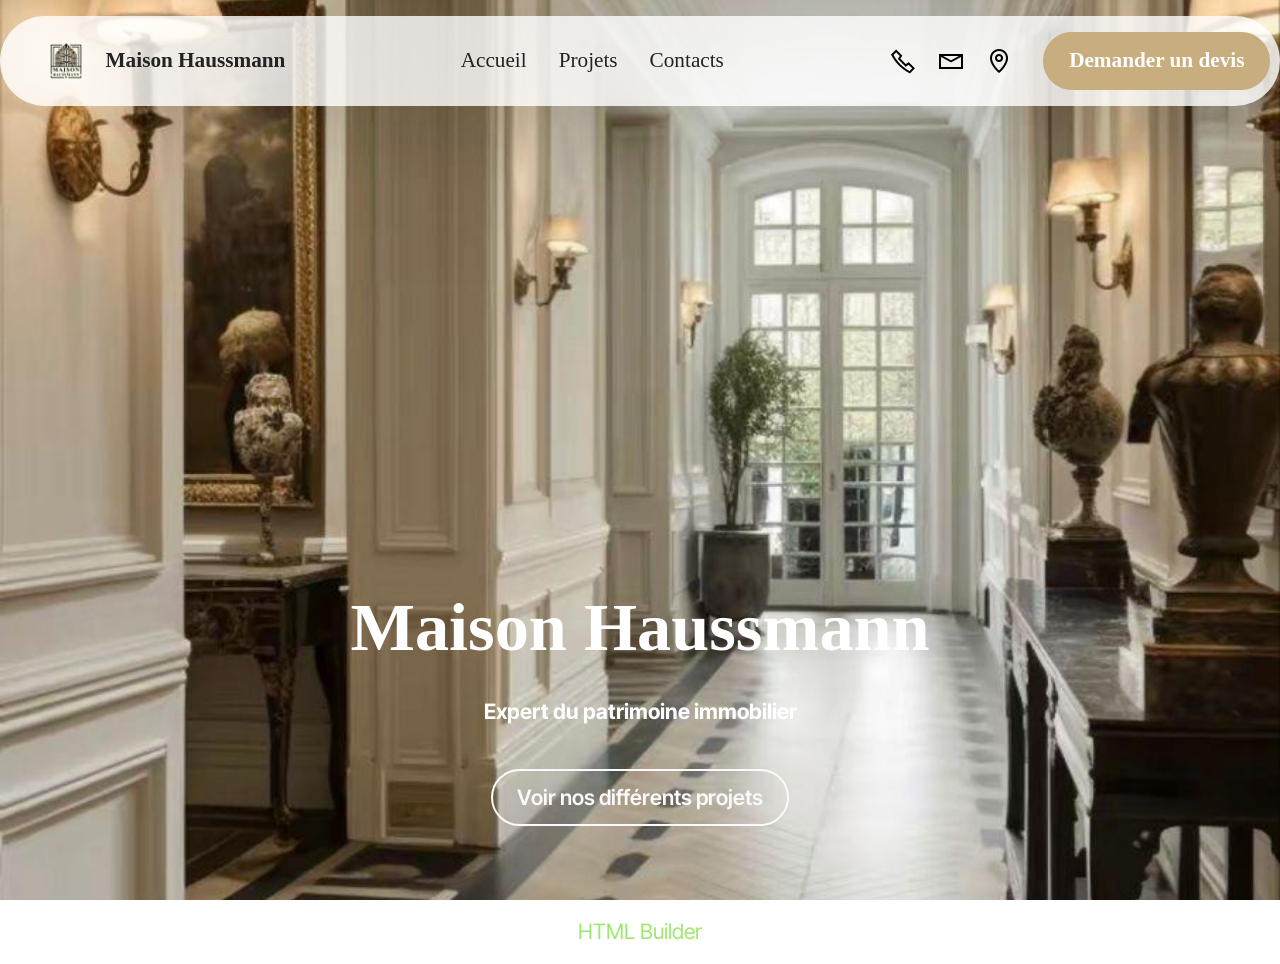
<file: index.html>
<!DOCTYPE html>
<html  >
<head>
  <!-- Site made with Mobirise Website Builder v6.0.1, https://mobirise.com -->
  <meta charset="UTF-8">
  <meta http-equiv="X-UA-Compatible" content="IE=edge">
  <meta name="generator" content="Mobirise v6.0.1, mobirise.com">
  <meta name="viewport" content="width=device-width, initial-scale=1, minimum-scale=1">
  <link rel="shortcut icon" href="assets/images/maisonhaussman-vec.png" type="image/x-icon">
  <meta name="description" content="">
  
  
  <title>Home</title>
  <link rel="stylesheet" href="assets/web/assets/mobirise-icons2/mobirise2.css">
  <link rel="stylesheet" href="assets/bootstrap/css/bootstrap.min.css">
  <link rel="stylesheet" href="assets/bootstrap/css/bootstrap-grid.min.css">
  <link rel="stylesheet" href="assets/bootstrap/css/bootstrap-reboot.min.css">
  <link rel="stylesheet" href="assets/parallax/jarallax.css">
  <link rel="stylesheet" href="assets/dropdown/css/style.css">
  <link rel="stylesheet" href="assets/theme/css/style.css">
  <link rel="preload" href="https://fonts.googleapis.com/css2?family=Inter+Tight:wght@400;700&display=swap&display=swap" as="style" onload="this.onload=null;this.rel='stylesheet'">
  <noscript><link rel="stylesheet" href="https://fonts.googleapis.com/css2?family=Inter+Tight:wght@400;700&display=swap&display=swap"></noscript>
  <link rel="preload" as="style" href="assets/mobirise/css/mbr-additional.css?v=sFLPLi"><link rel="stylesheet" href="assets/mobirise/css/mbr-additional.css?v=sFLPLi" type="text/css">

  
  
  
</head>
<body>
  
  <section data-bs-version="5.1" class="menu menu2 cid-uIb8y9BQHf" once="menu" id="menu02-0">
	

	<nav class="navbar navbar-dropdown navbar-fixed-top navbar-expand-lg">
		<div class="container">
			<div class="navbar-brand">
				<span class="navbar-logo">
					<a href="https://mobiri.se">
						<img src="assets/images/maisonhaussman-vec.png" alt="Mobirise Website Builder" style="height: 3rem;">
					</a>
				</span>
				<span class="navbar-caption-wrap"><a class="navbar-caption text-black display-4" href="https://mobiri.se">Maison Haussmann</a></span>
			</div>
			<button class="navbar-toggler" type="button" data-toggle="collapse" data-bs-toggle="collapse" data-target="#navbarSupportedContent" data-bs-target="#navbarSupportedContent" aria-controls="navbarNavAltMarkup" aria-expanded="false" aria-label="Toggle navigation">
				<div class="hamburger">
					<span></span>
					<span></span>
					<span></span>
					<span></span>
				</div>
			</button>
			<div class="collapse navbar-collapse" id="navbarSupportedContent">
				<ul class="navbar-nav nav-dropdown" data-app-modern-menu="true"><li class="nav-item">
						<a class="nav-link link text-black display-4" href="https://mobiri.se" aria-expanded="false">Accueil</a>
					</li><li class="nav-item"><a class="nav-link link text-black display-4" href="https://mobiri.se">Projets</a></li>
					<li class="nav-item">
						<a class="nav-link link text-black display-4" href="https://mobiri.se">Contacts</a>
					</li></ul>
				<div class="icons-menu">
					<a class="iconfont-wrapper" href="https://mobiri.se">
						<span class="p-2 mbr-iconfont mobi-mbri-phone mobi-mbri"></span>
					</a>
					<a class="iconfont-wrapper" href="https://mobiri.se">
						<span class="p-2 mbr-iconfont mobi-mbri-letter mobi-mbri"></span>
					</a>
					<a class="iconfont-wrapper" href="https://mobiri.se">
						<span class="p-2 mbr-iconfont mobi-mbri-map-pin mobi-mbri"></span>
					</a>
					
				</div>
				<div class="navbar-buttons mbr-section-btn"><a class="btn btn-danger display-4" href="https://mobiri.se">Demander un devis</a></div>
			</div>
		</div>
	</nav>
</section>

<section data-bs-version="5.1" class="header16 cid-uIb8zLnBcE mbr-fullscreen mbr-parallax-background" id="header17-1">
  
  
  <div class="container-fluid">
    <div class="row">
      <div class="content-wrap col-12 col-md-12">
        <h1 class="mbr-section-title mbr-fonts-style mbr-white mb-4 display-1">
          <strong><br>Maison Haussmann</strong></h1>
        
        <p class="mbr-fonts-style mbr-text mbr-white mb-4 display-7"><strong>Expert du patrimoine immobilier</strong></p>
        <div class="mbr-section-btn"><a class="btn btn-white-outline display-7" href="https://mobiri.se">Voir nos différents projets</a></div>
      </div>
    </div>
  </div>
</section><section class="display-7" style="padding: 0;align-items: center;justify-content: center;flex-wrap: wrap;    align-content: center;display: flex;position: relative;height: 4rem;"><a href="https://mobiri.se/3934236" style="flex: 1 1;height: 4rem;position: absolute;width: 100%;z-index: 1;"><img alt="" style="height: 4rem;" src="[data-uri]"></a><p style="margin: 0;text-align: center;" class="display-7">&#8204;</p><a style="z-index:1" href="https://mobirise.com/html-builder.html">HTML Builder</a></section><script src="assets/bootstrap/js/bootstrap.bundle.min.js"></script>  <script src="assets/parallax/jarallax.js"></script>  <script src="assets/smoothscroll/smooth-scroll.js"></script>  <script src="assets/ytplayer/index.js"></script>  <script src="assets/dropdown/js/navbar-dropdown.js"></script>  <script src="assets/theme/js/script.js"></script>  
  
  
</body>
</html>
</file>
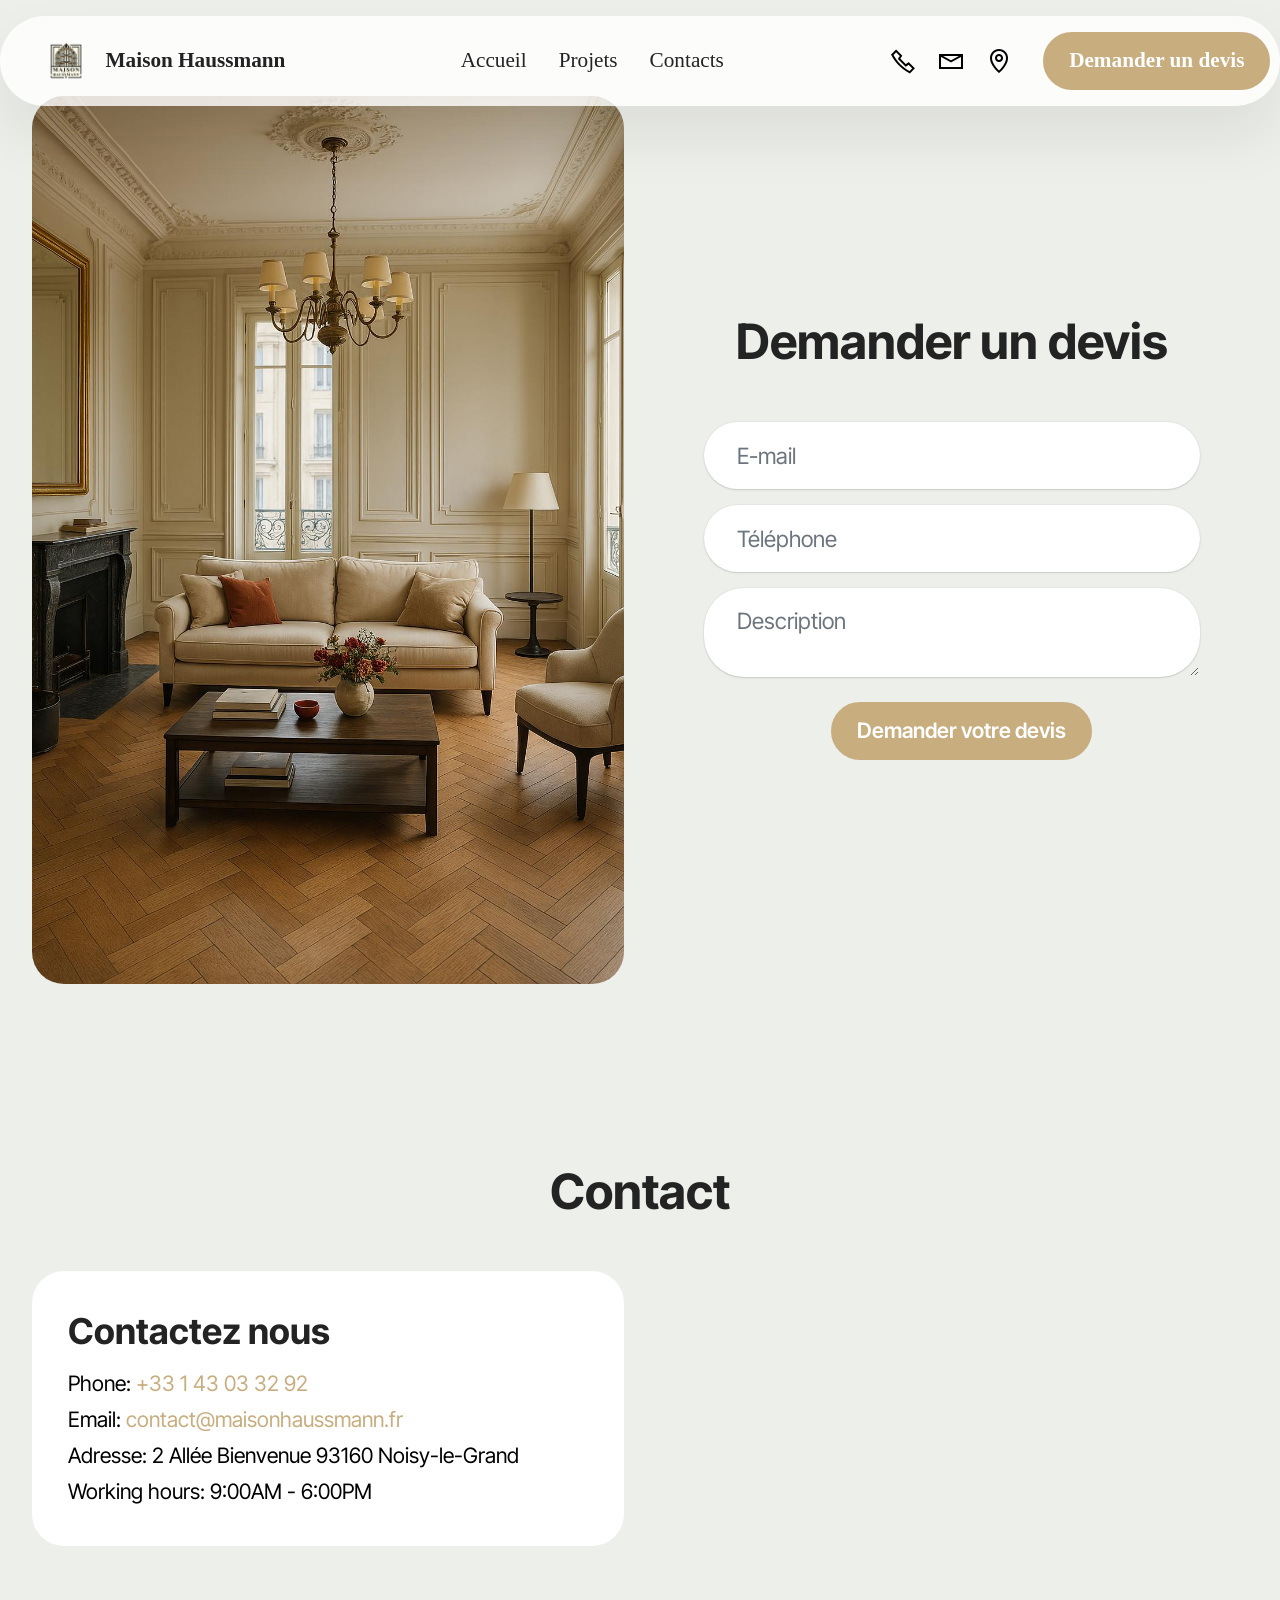
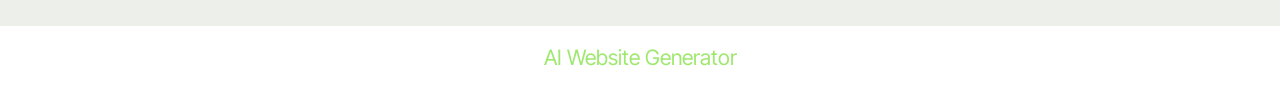
<file: page1.html>
<!DOCTYPE html>
<html  >
<head>
  <!-- Site made with Mobirise Website Builder v6.0.1, https://mobirise.com -->
  <meta charset="UTF-8">
  <meta http-equiv="X-UA-Compatible" content="IE=edge">
  <meta name="generator" content="Mobirise v6.0.1, mobirise.com">
  <meta name="viewport" content="width=device-width, initial-scale=1, minimum-scale=1">
  <link rel="shortcut icon" href="assets/images/maisonhaussman-vec.png" type="image/x-icon">
  <meta name="description" content="">
  
  
  <title>Contact / demande de devis</title>
  <link rel="stylesheet" href="assets/web/assets/mobirise-icons2/mobirise2.css">
  <link rel="stylesheet" href="assets/bootstrap/css/bootstrap.min.css">
  <link rel="stylesheet" href="assets/bootstrap/css/bootstrap-grid.min.css">
  <link rel="stylesheet" href="assets/bootstrap/css/bootstrap-reboot.min.css">
  <link rel="stylesheet" href="assets/dropdown/css/style.css">
  <link rel="stylesheet" href="assets/theme/css/style.css">
  <link rel="preload" href="https://fonts.googleapis.com/css2?family=Inter+Tight:wght@400;700&display=swap&display=swap" as="style" onload="this.onload=null;this.rel='stylesheet'">
  <noscript><link rel="stylesheet" href="https://fonts.googleapis.com/css2?family=Inter+Tight:wght@400;700&display=swap&display=swap"></noscript>
  <link rel="preload" as="style" href="assets/mobirise/css/mbr-additional.css?v=HEHInp"><link rel="stylesheet" href="assets/mobirise/css/mbr-additional.css?v=HEHInp" type="text/css">

  
  
  
</head>
<body>
  
  <section data-bs-version="5.1" class="menu menu2 cid-uIb8y9BQHf" once="menu" id="menu02-4">
	

	<nav class="navbar navbar-dropdown navbar-fixed-top navbar-expand-lg">
		<div class="container">
			<div class="navbar-brand">
				<span class="navbar-logo">
					<a href="https://mobiri.se">
						<img src="assets/images/maisonhaussman-vec.png" alt="Mobirise Website Builder" style="height: 3rem;">
					</a>
				</span>
				<span class="navbar-caption-wrap"><a class="navbar-caption text-black display-4" href="https://mobiri.se">Maison Haussmann</a></span>
			</div>
			<button class="navbar-toggler" type="button" data-toggle="collapse" data-bs-toggle="collapse" data-target="#navbarSupportedContent" data-bs-target="#navbarSupportedContent" aria-controls="navbarNavAltMarkup" aria-expanded="false" aria-label="Toggle navigation">
				<div class="hamburger">
					<span></span>
					<span></span>
					<span></span>
					<span></span>
				</div>
			</button>
			<div class="collapse navbar-collapse" id="navbarSupportedContent">
				<ul class="navbar-nav nav-dropdown" data-app-modern-menu="true"><li class="nav-item">
						<a class="nav-link link text-black display-4" href="https://mobiri.se" aria-expanded="false">Accueil</a>
					</li><li class="nav-item"><a class="nav-link link text-black display-4" href="https://mobiri.se">Projets</a></li>
					<li class="nav-item">
						<a class="nav-link link text-black display-4" href="https://mobiri.se">Contacts</a>
					</li></ul>
				<div class="icons-menu">
					<a class="iconfont-wrapper" href="https://mobiri.se">
						<span class="p-2 mbr-iconfont mobi-mbri-phone mobi-mbri"></span>
					</a>
					<a class="iconfont-wrapper" href="https://mobiri.se">
						<span class="p-2 mbr-iconfont mobi-mbri-letter mobi-mbri"></span>
					</a>
					<a class="iconfont-wrapper" href="https://mobiri.se">
						<span class="p-2 mbr-iconfont mobi-mbri-map-pin mobi-mbri"></span>
					</a>
					
				</div>
				<div class="navbar-buttons mbr-section-btn"><a class="btn btn-danger display-4" href="https://mobiri.se">Demander un devis</a></div>
			</div>
		</div>
	</nav>
</section>

<section data-bs-version="5.1" class="form03 cid-uIbbY2LuTB" id="form03-6">
    

    

    <div class="container">
        <div class="row justify-content-center">
            <div class="col-12 col-lg item-wrapper">
                <div class="mbr-section-head mb-5">
                    <h3 class="mbr-section-title mbr-fonts-style align-center mb-0 display-2"><strong>Demander un devis</strong></h3>
                    
                </div>
                <div class="col-lg-12 mx-auto mbr-form" data-form-type="formoid">
                    <form action="https://mobirise.eu/" method="POST" class="mbr-form form-with-styler" data-form-title="Form Name"><input type="hidden" name="email" data-form-email="true" value="HQiDrZlpSu4tjrTXA0pgGKl9G/laoPncLbMrrcaJsqhImaz51d7QPJxDRzNgfIlIMJaAT9ZL+uUzXUb/N9xjQRZEsV7S4uv728WaMxoEIgL/6A0NAlc7wuNizVjFFHw8">
                        <div class="row">
                            <div hidden="hidden" data-form-alert="" class="alert alert-success col-12">Thanks for filling out the form!</div>
                            <div hidden="hidden" data-form-alert-danger="" class="alert alert-danger col-12">
                                Oops...! some problem!
                            </div>
                        </div>
                        <div class="dragArea row">
                            
                            <div class="col-md col-sm-12 form-group mb-3 mb-3" data-for="email">
                                <input type="email" name="email" placeholder="E-mail" data-form-field="email" class="form-control" value="" id="email-form03-6">
                            </div>
                            <div class="col-12 form-group mb-3 mb-3" data-for="phone">
                                <input type="tel" name="phone" placeholder="Téléphone" data-form-field="phone" class="form-control" value="" id="phone-form03-6">
                            </div>
                            <div class="col-12 form-group mb-3 mb-3" data-for="textarea">
                                <textarea name="textarea" placeholder="Description" data-form-field="textarea" class="form-control" id="textarea-form03-6"></textarea>
                            </div>
                            <div class="col-lg-12 col-md-12 col-sm-12 align-center mbr-section-btn"><button type="submit" class="btn btn-danger display-7">Demander votre devis</button></div>
                        </div>
                    </form>
                </div>


            </div>
            <div class="col-12 col-lg-6">
                <div class="image-wrapper">
                    <img class="w-100" src="assets/images/68a334ad-d4aa-4f8d-8b3e-9cf3c4572b65.jpeg" alt="Mobirise Website Builder">
                </div>
            </div>

        </div>
    </div>
</section>

<section data-bs-version="5.1" class="contacts02 map1 cid-uIbbTy3htt" id="contacts02-5">

    

    
    <div class="container">
        <div class="row justify-content-center">
            <div class="col-12 content-head">
                <div class="mbr-section-head mb-5">
                    <h3 class="mbr-section-title mbr-fonts-style align-center mb-0 display-2">
                        <strong>Contact</strong></h3>
                    
                </div>
            </div>
        </div>
        <div class="row justify-content-center">
            <div class="card col-12 col-md-12 col-lg-6">
                <div class="card-wrapper">
                    <div class="text-wrapper">
                        <h5 class="cardTitle mbr-fonts-style mb-2 display-5">
                            <strong>Contactez nous</strong></h5>
                        <ul class="list mbr-fonts-style display-7">
                            <li class="mbr-text item-wrap">Phone: <a href="tel:+33 1 43 03 32 92" class="text-danger">+33 1 43 03 32 92</a></li>
                            <li class="mbr-text item-wrap">Email: <a href="mailto:info@site.com" class="text-danger">contact@maisonhaussmann.fr</a></li>
                            <li class="mbr-text item-wrap">Adresse: 2 Allée Bienvenue 93160 Noisy-le-Grand</li>
                            <li class="mbr-text item-wrap">Working hours: 9:00AM - 6:00PM</li>
                        </ul>
                    </div>
                </div>
            </div>
            <div class="map-wrapper col-md-12 col-lg-6">
                <div class="google-map"><iframe frameborder="0" style="border:0" src="https://www.google.com/maps/embed?pb=!1m14!1m8!1m3!1d6045.3003145248895!2d-73.9884657!3d40.7477229!3m2!1i1024!2i768!4f13.1!3m3!1m2!1s0x89c259a9ac1f1b85%3A0x7e33d1c0e7af3be4!2zMzUwIDV0aCBBdmUsIE5ldyBZb3JrLCBOWSAxMDExOCwg0KHQqNCQ!5e0!3m2!1sru!2sru!4v1689597362021!5m2!1sen!2sen" allowfullscreen=""></iframe></div>
            </div>
        </div>
    </div>
</section><section class="display-7" style="padding: 0;align-items: center;justify-content: center;flex-wrap: wrap;    align-content: center;display: flex;position: relative;height: 4rem;"><a href="https://mobiri.se/3934236" style="flex: 1 1;height: 4rem;position: absolute;width: 100%;z-index: 1;"><img alt="" style="height: 4rem;" src="[data-uri]"></a><p style="margin: 0;text-align: center;" class="display-7">&#8204;</p><a style="z-index:1" href="https://mobirise.com/builder/ai-website-generator.html">AI Website Generator</a></section><script src="assets/bootstrap/js/bootstrap.bundle.min.js"></script>  <script src="assets/smoothscroll/smooth-scroll.js"></script>  <script src="assets/ytplayer/index.js"></script>  <script src="assets/dropdown/js/navbar-dropdown.js"></script>  <script src="assets/theme/js/script.js"></script>  <script src="assets/formoid/formoid.min.js"></script>  
  
  
</body>
</html>
</file>
<file: assets/web/assets/mobirise-icons2/mobirise2.css>
@font-face {
  font-family: 'Moririse2';
  font-display: swap;
  src:  url('mobirise2.eot?f2bix4');
  src:  url('mobirise2.eot?f2bix4#iefix') format('embedded-opentype'),
    url('mobirise2.ttf?f2bix4') format('truetype'),
    url('mobirise2.woff?f2bix4') format('woff'),
    url('mobirise2.svg?f2bix4#mobirise2') format('svg');
  font-weight: normal;
  font-style: normal;
}

[class^="mobi-"], [class*=" mobi-"] {
  /* use !important to prevent issues with browser extensions that change fonts */
  font-family: 'Moririse2' !important;
  speak: none;
  font-style: normal;
  font-weight: normal;
  font-variant: normal;
  text-transform: none;
  line-height: 1;

  /* Better Font Rendering =========== */
  -webkit-font-smoothing: antialiased;
  -moz-osx-font-smoothing: grayscale;
}

.mobi-mbri-add-submenu:before {
  content: "\e900";
}
.mobi-mbri-alert:before {
  content: "\e901";
}
.mobi-mbri-align-center:before {
  content: "\e902";
}
.mobi-mbri-align-justify:before {
  content: "\e903";
}
.mobi-mbri-align-left:before {
  content: "\e904";
}
.mobi-mbri-align-right:before {
  content: "\e905";
}
.mobi-mbri-android:before {
  content: "\e906";
}
.mobi-mbri-apple:before {
  content: "\e907";
}
.mobi-mbri-arrow-down:before {
  content: "\e908";
}
.mobi-mbri-arrow-next:before {
  content: "\e909";
}
.mobi-mbri-arrow-prev:before {
  content: "\e90a";
}
.mobi-mbri-arrow-up:before {
  content: "\e90b";
}
.mobi-mbri-bold:before {
  content: "\e90c";
}
.mobi-mbri-bookmark:before {
  content: "\e90d";
}
.mobi-mbri-bootstrap:before {
  content: "\e90e";
}
.mobi-mbri-briefcase:before {
  content: "\e90f";
}
.mobi-mbri-browse:before {
  content: "\e910";
}
.mobi-mbri-bulleted-list:before {
  content: "\e911";
}
.mobi-mbri-calendar:before {
  content: "\e912";
}
.mobi-mbri-camera:before {
  content: "\e913";
}
.mobi-mbri-cart-add:before {
  content: "\e914";
}
.mobi-mbri-cart-full:before {
  content: "\e915";
}
.mobi-mbri-cash:before {
  content: "\e916";
}
.mobi-mbri-change-style:before {
  content: "\e917";
}
.mobi-mbri-chat:before {
  content: "\e918";
}
.mobi-mbri-clock:before {
  content: "\e919";
}
.mobi-mbri-close:before {
  content: "\e91a";
}
.mobi-mbri-cloud:before {
  content: "\e91b";
}
.mobi-mbri-code:before {
  content: "\e91c";
}
.mobi-mbri-contact-form:before {
  content: "\e91d";
}
.mobi-mbri-credit-card:before {
  content: "\e91e";
}
.mobi-mbri-cursor-click:before {
  content: "\e91f";
}
.mobi-mbri-cust-feedback:before {
  content: "\e920";
}
.mobi-mbri-database:before {
  content: "\e921";
}
.mobi-mbri-delivery:before {
  content: "\e922";
}
.mobi-mbri-desktop:before {
  content: "\e923";
}
.mobi-mbri-devices:before {
  content: "\e924";
}
.mobi-mbri-down:before {
  content: "\e925";
}
.mobi-mbri-download-2:before {
  content: "\e926";
}
.mobi-mbri-download:before {
  content: "\e927";
}
.mobi-mbri-drag-n-drop-2:before {
  content: "\e928";
}
.mobi-mbri-drag-n-drop:before {
  content: "\e929";
}
.mobi-mbri-edit-2:before {
  content: "\e92a";
}
.mobi-mbri-edit:before {
  content: "\e92b";
}
.mobi-mbri-error:before {
  content: "\e92c";
}
.mobi-mbri-extension:before {
  content: "\e92d";
}
.mobi-mbri-features:before {
  content: "\e92e";
}
.mobi-mbri-file:before {
  content: "\e92f";
}
.mobi-mbri-flag:before {
  content: "\e930";
}
.mobi-mbri-folder:before {
  content: "\e931";
}
.mobi-mbri-gift:before {
  content: "\e932";
}
.mobi-mbri-github:before {
  content: "\e933";
}
.mobi-mbri-globe-2:before {
  content: "\e934";
}
.mobi-mbri-globe:before {
  content: "\e935";
}
.mobi-mbri-growing-chart:before {
  content: "\e936";
}
.mobi-mbri-hearth:before {
  content: "\e937";
}
.mobi-mbri-help:before {
  content: "\e938";
}
.mobi-mbri-home:before {
  content: "\e939";
}
.mobi-mbri-hot-cup:before {
  content: "\e93a";
}
.mobi-mbri-idea:before {
  content: "\e93b";
}
.mobi-mbri-image-gallery:before {
  content: "\e93c";
}
.mobi-mbri-image-slider:before {
  content: "\e93d";
}
.mobi-mbri-info:before {
  content: "\e93e";
}
.mobi-mbri-italic:before {
  content: "\e93f";
}
.mobi-mbri-key:before {
  content: "\e940";
}
.mobi-mbri-laptop:before {
  content: "\e941";
}
.mobi-mbri-layers:before {
  content: "\e942";
}
.mobi-mbri-left-right:before {
  content: "\e943";
}
.mobi-mbri-left:before {
  content: "\e944";
}
.mobi-mbri-letter:before {
  content: "\e945";
}
.mobi-mbri-like:before {
  content: "\e946";
}
.mobi-mbri-link:before {
  content: "\e947";
}
.mobi-mbri-lock:before {
  content: "\e948";
}
.mobi-mbri-login:before {
  content: "\e949";
}
.mobi-mbri-logout:before {
  content: "\e94a";
}
.mobi-mbri-magic-stick:before {
  content: "\e94b";
}
.mobi-mbri-map-pin:before {
  content: "\e94c";
}
.mobi-mbri-menu:before {
  content: "\e94d";
}
.mobi-mbri-mobile-2:before {
  content: "\e94e";
}
.mobi-mbri-mobile-horizontal:before {
  content: "\e94f";
}
.mobi-mbri-mobile:before {
  content: "\e950";
}
.mobi-mbri-mobirise:before {
  content: "\e951";
}
.mobi-mbri-more-horizontal:before {
  content: "\e952";
}
.mobi-mbri-more-vertical:before {
  content: "\e953";
}
.mobi-mbri-music:before {
  content: "\e954";
}
.mobi-mbri-new-file:before {
  content: "\e955";
}
.mobi-mbri-numbered-list:before {
  content: "\e956";
}
.mobi-mbri-opened-folder:before {
  content: "\e957";
}
.mobi-mbri-pages:before {
  content: "\e958";
}
.mobi-mbri-paper-plane:before {
  content: "\e959";
}
.mobi-mbri-paperclip:before {
  content: "\e95a";
}
.mobi-mbri-phone:before {
  content: "\e95b";
}
.mobi-mbri-photo:before {
  content: "\e95c";
}
.mobi-mbri-photos:before {
  content: "\e95d";
}
.mobi-mbri-pin:before {
  content: "\e95e";
}
.mobi-mbri-play:before {
  content: "\e95f";
}
.mobi-mbri-plus:before {
  content: "\e960";
}
.mobi-mbri-preview:before {
  content: "\e961";
}
.mobi-mbri-print:before {
  content: "\e962";
}
.mobi-mbri-protect:before {
  content: "\e963";
}
.mobi-mbri-question:before {
  content: "\e964";
}
.mobi-mbri-quote-left:before {
  content: "\e965";
}
.mobi-mbri-quote-right:before {
  content: "\e966";
}
.mobi-mbri-redo:before {
  content: "\e967";
}
.mobi-mbri-refresh:before {
  content: "\e968";
}
.mobi-mbri-responsive-2:before {
  content: "\e969";
}
.mobi-mbri-responsive:before {
  content: "\e96a";
}
.mobi-mbri-right:before {
  content: "\e96b";
}
.mobi-mbri-rocket:before {
  content: "\e96c";
}
.mobi-mbri-sad-face:before {
  content: "\e96d";
}
.mobi-mbri-sale:before {
  content: "\e96e";
}
.mobi-mbri-save:before {
  content: "\e96f";
}
.mobi-mbri-search:before {
  content: "\e970";
}
.mobi-mbri-setting-2:before {
  content: "\e971";
}
.mobi-mbri-setting-3:before {
  content: "\e972";
}
.mobi-mbri-setting:before {
  content: "\e973";
}
.mobi-mbri-share:before {
  content: "\e974";
}
.mobi-mbri-shopping-bag:before {
  content: "\e975";
}
.mobi-mbri-shopping-basket:before {
  content: "\e976";
}
.mobi-mbri-shopping-cart:before {
  content: "\e977";
}
.mobi-mbri-sites:before {
  content: "\e978";
}
.mobi-mbri-smile-face:before {
  content: "\e979";
}
.mobi-mbri-speed:before {
  content: "\e97a";
}
.mobi-mbri-star:before {
  content: "\e97b";
}
.mobi-mbri-success:before {
  content: "\e97c";
}
.mobi-mbri-sun:before {
  content: "\e97d";
}
.mobi-mbri-sun2:before {
  content: "\e97e";
}
.mobi-mbri-tablet-vertical:before {
  content: "\e97f";
}
.mobi-mbri-tablet:before {
  content: "\e980";
}
.mobi-mbri-target:before {
  content: "\e981";
}
.mobi-mbri-timer:before {
  content: "\e982";
}
.mobi-mbri-to-ftp:before {
  content: "\e983";
}
.mobi-mbri-to-local-drive:before {
  content: "\e984";
}
.mobi-mbri-touch-swipe:before {
  content: "\e985";
}
.mobi-mbri-touch:before {
  content: "\e986";
}
.mobi-mbri-trash:before {
  content: "\e987";
}
.mobi-mbri-underline:before {
  content: "\e988";
}
.mobi-mbri-undo:before {
  content: "\e989";
}
.mobi-mbri-unlink:before {
  content: "\e98a";
}
.mobi-mbri-unlock:before {
  content: "\e98b";
}
.mobi-mbri-up-down:before {
  content: "\e98c";
}
.mobi-mbri-up:before {
  content: "\e98d";
}
.mobi-mbri-update:before {
  content: "\e98e";
}
.mobi-mbri-upload-2:before {
  content: "\e98f";
}
.mobi-mbri-upload:before {
  content: "\e990";
}
.mobi-mbri-user-2:before {
  content: "\e991";
}
.mobi-mbri-user:before {
  content: "\e992";
}
.mobi-mbri-users:before {
  content: "\e993";
}
.mobi-mbri-video-play:before {
  content: "\e994";
}
.mobi-mbri-video:before {
  content: "\e995";
}
.mobi-mbri-watch:before {
  content: "\e996";
}
.mobi-mbri-website-theme-2:before {
  content: "\e997";
}
.mobi-mbri-website-theme:before {
  content: "\e998";
}
.mobi-mbri-wifi:before {
  content: "\e999";
}
.mobi-mbri-windows:before {
  content: "\e99a";
}
.mobi-mbri-zoom-in:before {
  content: "\e99b";
}
.mobi-mbri-zoom-out:before {
  content: "\e99c";
}
</file>
<file: assets/parallax/jarallax.css>
.jarallax {
    position: relative;
    z-index: 0;
}
.jarallax > .jarallax-img {
    position: absolute;
    object-fit: cover;
    /* support for plugin https://github.com/bfred-it/object-fit-images */
    font-family: 'object-fit: cover;';
    top: 0;
    left: 0;
    width: 100%;
    height: 100%;
    z-index: -1;
}
</file>
<file: assets/dropdown/css/style.css>
.navbar-dropdown {
  left: 0;
  padding: 0;
  position: absolute;
  right: 0;
  top: 0;
  transition: all 0.45s ease;
  z-index: 1030;
  background: #282828; }
  .navbar-dropdown .navbar-logo {
    margin-right: 0.8rem;
    transition: margin 0.3s ease-in-out;
    vertical-align: middle; }
    .navbar-dropdown .navbar-logo img {
      height: 3.125rem;
      transition: all 0.3s ease-in-out; }
    .navbar-dropdown .navbar-logo.mbr-iconfont {
      font-size: 3.125rem;
      line-height: 3.125rem; }
  .navbar-dropdown .navbar-caption {
    font-weight: 700;
    white-space: normal;
    vertical-align: -4px;
    line-height: 3.125rem !important; }
    .navbar-dropdown .navbar-caption, .navbar-dropdown .navbar-caption:hover {
      color: inherit;
      text-decoration: none; }
  .navbar-dropdown .mbr-iconfont + .navbar-caption {
    vertical-align: -1px; }
  .navbar-dropdown.navbar-fixed-top {
    position: fixed; }
  .navbar-dropdown .navbar-brand span {
    vertical-align: -4px; }
  .navbar-dropdown.bg-color.transparent {
    background: none; }
  .navbar-dropdown.navbar-short .navbar-brand {
    padding: 0.625rem 0; }
    .navbar-dropdown.navbar-short .navbar-brand span {
      vertical-align: -1px; }
  .navbar-dropdown.navbar-short .navbar-caption {
    line-height: 2.375rem !important;
    vertical-align: -2px; }
  .navbar-dropdown.navbar-short .navbar-logo {
    margin-right: 0.5rem; }
    .navbar-dropdown.navbar-short .navbar-logo img {
      height: 2.375rem; }
    .navbar-dropdown.navbar-short .navbar-logo.mbr-iconfont {
      font-size: 2.375rem;
      line-height: 2.375rem; }
  .navbar-dropdown.navbar-short .mbr-table-cell {
    height: 3.625rem; }
  .navbar-dropdown .navbar-close {
    left: 0.6875rem;
    position: fixed;
    top: 0.75rem;
    z-index: 1000; }
  .navbar-dropdown .hamburger-icon {
    content: "";
    display: inline-block;
    vertical-align: middle;
    width: 16px;
    -webkit-box-shadow: 0 -6px 0 1px #282828,0 0 0 1px #282828,0 6px 0 1px #282828;
    -moz-box-shadow: 0 -6px 0 1px #282828,0 0 0 1px #282828,0 6px 0 1px #282828;
    box-shadow: 0 -6px 0 1px #282828,0 0 0 1px #282828,0 6px 0 1px #282828; }

.dropdown-menu .dropdown-toggle[data-toggle="dropdown-submenu"]::after {
  border-bottom: 0.35em solid transparent;
  border-left: 0.35em solid;
  border-right: 0;
  border-top: 0.35em solid transparent;
  margin-left: 0.3rem; }

.dropdown-menu .dropdown-item:focus {
  outline: 0; }

.nav-dropdown {
  font-size: 0.75rem;
  font-weight: 500;
  height: auto !important; }
  .nav-dropdown .nav-btn {
    padding-left: 1rem; }
  .nav-dropdown .link {
    margin: .667em 1.667em;
    font-weight: 500;
    padding: 0;
    transition: color .2s ease-in-out; }
    .nav-dropdown .link.dropdown-toggle {
      margin-right: 2.583em; }
      .nav-dropdown .link.dropdown-toggle::after {
        margin-left: .25rem;
        border-top: 0.35em solid;
        border-right: 0.35em solid transparent;
        border-left: 0.35em solid transparent;
        border-bottom: 0; }
      .nav-dropdown .link.dropdown-toggle[aria-expanded="true"] {
        margin: 0;
        padding: 0.667em 3.263em  0.667em 1.667em; }
  .nav-dropdown .link::after,
  .nav-dropdown .dropdown-item::after {
    color: inherit; }
  .nav-dropdown .btn {
    font-size: 0.75rem;
    font-weight: 700;
    letter-spacing: 0;
    margin-bottom: 0;
    padding-left: 1.25rem;
    padding-right: 1.25rem; }
  .nav-dropdown .dropdown-menu {
    border-radius: 0;
    border: 0;
    left: 0;
    margin: 0;
    padding-bottom: 1.25rem;
    padding-top: 1.25rem;
    position: relative; }
  .nav-dropdown .dropdown-submenu {
    margin-left: 0.125rem;
    top: 0; }
  .nav-dropdown .dropdown-item {
    font-weight: 500;
    line-height: 2;
    padding: 0.3846em 4.615em 0.3846em 1.5385em;
    position: relative;
    transition: color .2s ease-in-out, background-color .2s ease-in-out; }
    .nav-dropdown .dropdown-item::after {
      margin-top: -0.3077em;
      position: absolute;
      right: 1.1538em;
      top: 50%; }
    .nav-dropdown .dropdown-item:focus, .nav-dropdown .dropdown-item:hover {
      background: none; }

@media (max-width: 767px) {
  .nav-dropdown.navbar-toggleable-sm {
    bottom: 0;
    display: none;
    left: 0;
    overflow-x: hidden;
    position: fixed;
    top: 0;
    transform: translateX(-100%);
    -ms-transform: translateX(-100%);
    -webkit-transform: translateX(-100%);
    width: 18.75rem;
    z-index: 999; } }
.nav-dropdown.navbar-toggleable-xl {
  bottom: 0;
  display: none;
  left: 0;
  overflow-x: hidden;
  position: fixed;
  top: 0;
  transform: translateX(-100%);
  -ms-transform: translateX(-100%);
  -webkit-transform: translateX(-100%);
  width: 18.75rem;
  z-index: 999; }

.nav-dropdown-sm {
  display: block !important;
  overflow-x: hidden;
  overflow: auto;
  padding-top: 3.875rem; }
  .nav-dropdown-sm::after {
    content: "";
    display: block;
    height: 3rem;
    width: 100%; }
  .nav-dropdown-sm.collapse.in ~ .navbar-close {
    display: block !important; }
  .nav-dropdown-sm.collapsing, .nav-dropdown-sm.collapse.in {
    transform: translateX(0);
    -ms-transform: translateX(0);
    -webkit-transform: translateX(0);
    transition: all 0.25s ease-out;
    -webkit-transition: all 0.25s ease-out;
    background: #282828; }
  .nav-dropdown-sm.collapsing[aria-expanded="false"] {
    transform: translateX(-100%);
    -ms-transform: translateX(-100%);
    -webkit-transform: translateX(-100%); }
  .nav-dropdown-sm .nav-item {
    display: block;
    margin-left: 0 !important;
    padding-left: 0; }
  .nav-dropdown-sm .link,
  .nav-dropdown-sm .dropdown-item {
    border-top: 1px dotted rgba(255, 255, 255, 0.1);
    font-size: 0.8125rem;
    line-height: 1.6;
    margin: 0 !important;
    padding: 0.875rem 2.4rem 0.875rem 1.5625rem !important;
    position: relative;
    white-space: normal; }
    .nav-dropdown-sm .link:focus, .nav-dropdown-sm .link:hover,
    .nav-dropdown-sm .dropdown-item:focus,
    .nav-dropdown-sm .dropdown-item:hover {
      background: rgba(0, 0, 0, 0.2) !important;
      color: #c0a375; }
  .nav-dropdown-sm .nav-btn {
    position: relative;
    padding: 1.5625rem 1.5625rem 0 1.5625rem; }
    .nav-dropdown-sm .nav-btn::before {
      border-top: 1px dotted rgba(255, 255, 255, 0.1);
      content: "";
      left: 0;
      position: absolute;
      top: 0;
      width: 100%; }
    .nav-dropdown-sm .nav-btn + .nav-btn {
      padding-top: 0.625rem; }
      .nav-dropdown-sm .nav-btn + .nav-btn::before {
        display: none; }
  .nav-dropdown-sm .btn {
    padding: 0.625rem 0; }
  .nav-dropdown-sm .dropdown-toggle[data-toggle="dropdown-submenu"]::after {
    margin-left: .25rem;
    border-top: 0.35em solid;
    border-right: 0.35em solid transparent;
    border-left: 0.35em solid transparent;
    border-bottom: 0; }
  .nav-dropdown-sm .dropdown-toggle[data-toggle="dropdown-submenu"][aria-expanded="true"]::after {
    border-top: 0;
    border-right: 0.35em solid transparent;
    border-left: 0.35em solid transparent;
    border-bottom: 0.35em solid; }
  .nav-dropdown-sm .dropdown-menu {
    margin: 0;
    padding: 0;
    position: relative;
    top: 0;
    left: 0;
    width: 100%;
    border: 0;
    float: none;
    border-radius: 0;
    background: none; }
  .nav-dropdown-sm .dropdown-submenu {
    left: 100%;
    margin-left: 0.125rem;
    margin-top: -1.25rem;
    top: 0; }

.navbar-toggleable-sm .nav-dropdown .dropdown-menu {
  position: absolute; }

.navbar-toggleable-sm .nav-dropdown .dropdown-submenu {
  left: 100%;
  margin-left: 0.125rem;
  margin-top: -1.25rem;
  top: 0; }

.navbar-toggleable-sm.opened .nav-dropdown .dropdown-menu {
  position: relative; }

.navbar-toggleable-sm.opened .nav-dropdown .dropdown-submenu {
  left: 0;
  margin-left: 00rem;
  margin-top: 0rem;
  top: 0; }

.is-builder .nav-dropdown.collapsing {
  transition: none !important; }
</file>
<file: assets/theme/css/style.css>
@charset "UTF-8";
section {
  background-color: #ffffff;
}

body {
  font-style: normal;
  line-height: 1.5;
  font-weight: 400;
  color: #232323;
  position: relative;
}

button {
  background-color: transparent;
  border-color: transparent;
}

.embla__button,
.carousel-control {
  background-color: #edefea !important;
  opacity: 0.8 !important;
  color: #464845 !important;
  border-color: #edefea !important;
}

.carousel .close,
.modalWindow .close {
  background-color: #edefea !important;
  color: #464845 !important;
  border-color: #edefea !important;
  opacity: 0.8 !important;
}

.carousel .close:hover,
.modalWindow .close:hover {
  opacity: 1 !important;
}

.carousel-indicators li {
  background-color: #edefea !important;
  border: 2px solid #464845 !important;
}

.carousel-indicators li:hover,
.carousel-indicators li:active {
  opacity: 0.8 !important;
}

.embla__button:hover,
.carousel-control:hover {
  background-color: #edefea !important;
  opacity: 1 !important;
}

.modalWindow-video-container {
  height: 80%;
}

section,
.container,
.container-fluid {
  position: relative;
  word-wrap: break-word;
}

a.mbr-iconfont:hover {
  text-decoration: none;
}

.article .lead p,
.article .lead ul,
.article .lead ol,
.article .lead pre,
.article .lead blockquote {
  margin-bottom: 0;
}

a {
  font-style: normal;
  font-weight: 400;
  cursor: pointer;
}
a, a:hover {
  text-decoration: none;
}

.mbr-section-title {
  font-style: normal;
  line-height: 1.3;
}

.mbr-section-subtitle {
  line-height: 1.3;
}

.mbr-text {
  font-style: normal;
  line-height: 1.7;
}

h1,
h2,
h3,
h4,
h5,
h6,
.display-1,
.display-2,
.display-4,
.display-5,
.display-7,
span,
p,
a {
  line-height: 1;
  word-break: break-word;
  word-wrap: break-word;
  font-weight: 400;
}

b,
strong {
  font-weight: bold;
}

input:-webkit-autofill, input:-webkit-autofill:hover, input:-webkit-autofill:focus, input:-webkit-autofill:active {
  transition-delay: 9999s;
  -webkit-transition-property: background-color, color;
  transition-property: background-color, color;
}

textarea[type=hidden] {
  display: none;
}

section {
  background-position: 50% 50%;
  background-repeat: no-repeat;
  background-size: cover;
}
section .mbr-background-video,
section .mbr-background-video-preview {
  position: absolute;
  bottom: 0;
  left: 0;
  right: 0;
  top: 0;
}

.hidden {
  visibility: hidden;
}

.mbr-z-index20 {
  z-index: 20;
}

/*! Base colors */
.mbr-white {
  color: #ffffff;
}

.mbr-black {
  color: #111111;
}

.mbr-bg-white {
  background-color: #ffffff;
}

.mbr-bg-black {
  background-color: #000000;
}

/*! Text-aligns */
.align-left {
  text-align: left;
}

.align-center {
  text-align: center;
}

.align-right {
  text-align: right;
}

/*! Font-weight  */
.mbr-light {
  font-weight: 300;
}

.mbr-regular {
  font-weight: 400;
}

.mbr-semibold {
  font-weight: 500;
}

.mbr-bold {
  font-weight: 700;
}

/*! Media  */
.media-content {
  flex-basis: 100%;
}

.media-container-row {
  display: flex;
  flex-direction: row;
  flex-wrap: wrap;
  justify-content: center;
  align-content: center;
  align-items: start;
}
.media-container-row .media-size-item {
  width: 400px;
}

.media-container-column {
  display: flex;
  flex-direction: column;
  flex-wrap: wrap;
  justify-content: center;
  align-content: center;
  align-items: stretch;
}
.media-container-column > * {
  width: 100%;
}

@media (min-width: 992px) {
  .media-container-row {
    flex-wrap: nowrap;
  }
}
figure {
  margin-bottom: 0;
  overflow: hidden;
}

figure[mbr-media-size] {
  transition: width 0.1s;
}

img,
iframe {
  display: block;
  width: 100%;
}

.card {
  background-color: transparent;
  border: none;
}

.card-box {
  width: 100%;
}

.card-img {
  text-align: center;
  flex-shrink: 0;
  -webkit-flex-shrink: 0;
}

.media {
  max-width: 100%;
  margin: 0 auto;
}

.mbr-figure {
  align-self: center;
}

.media-container > div {
  max-width: 100%;
}

.mbr-figure img,
.card-img img {
  width: 100%;
}

@media (max-width: 991px) {
  .media-size-item {
    width: auto !important;
  }
  .media {
    width: auto;
  }
  .mbr-figure {
    width: 100% !important;
  }
}
/*! Buttons */
.mbr-section-btn {
  margin-left: -0.6rem;
  margin-right: -0.6rem;
  font-size: 0;
}

.btn {
  font-weight: 600;
  border-width: 1px;
  font-style: normal;
  margin: 0.6rem 0.6rem;
  white-space: normal;
  transition: all 0.2s ease-in-out;
  display: inline-flex;
  align-items: center;
  justify-content: center;
  word-break: break-word;
}

.btn-sm {
  font-weight: 600;
  letter-spacing: 0px;
  transition: all 0.3s ease-in-out;
}

.btn-md {
  font-weight: 600;
  letter-spacing: 0px;
  transition: all 0.3s ease-in-out;
}

.btn-lg {
  font-weight: 600;
  letter-spacing: 0px;
  transition: all 0.3s ease-in-out;
}

.btn-form {
  margin: 0;
}
.btn-form:hover {
  cursor: pointer;
}

nav .mbr-section-btn {
  margin-left: 0rem;
  margin-right: 0rem;
}

/*! Btn icon margin */
.btn .mbr-iconfont,
.btn.btn-sm .mbr-iconfont {
  order: 1;
  cursor: pointer;
  margin-left: 0.5rem;
  vertical-align: sub;
}

.btn.btn-md .mbr-iconfont,
.btn.btn-md .mbr-iconfont {
  margin-left: 0.8rem;
}

.mbr-regular {
  font-weight: 400;
}

.mbr-semibold {
  font-weight: 500;
}

.mbr-bold {
  font-weight: 700;
}

[type=submit] {
  -webkit-appearance: none;
}

/*! Full-screen */
.mbr-fullscreen .mbr-overlay {
  min-height: 100vh;
}

.mbr-fullscreen {
  display: flex;
  display: -moz-flex;
  display: -ms-flex;
  display: -o-flex;
  align-items: center;
  min-height: 100vh;
  padding-top: 3rem;
  padding-bottom: 3rem;
}

/*! Map */
.map {
  height: 25rem;
  position: relative;
}
.map iframe {
  width: 100%;
  height: 100%;
}

/*! Scroll to top arrow */
.mbr-arrow-up {
  bottom: 25px;
  right: 90px;
  position: fixed;
  text-align: right;
  z-index: 5000;
  color: #ffffff;
  font-size: 22px;
}

.mbr-arrow-up a {
  background: rgba(0, 0, 0, 0.2);
  border-radius: 50%;
  color: #fff;
  display: inline-block;
  height: 60px;
  width: 60px;
  border: 2px solid #fff;
  outline-style: none !important;
  position: relative;
  text-decoration: none;
  transition: all 0.3s ease-in-out;
  cursor: pointer;
  text-align: center;
}
.mbr-arrow-up a:hover {
  background-color: rgba(0, 0, 0, 0.4);
}
.mbr-arrow-up a i {
  line-height: 60px;
}

.mbr-arrow-up-icon {
  display: block;
  color: #fff;
}

.mbr-arrow-up-icon::before {
  content: "›";
  display: inline-block;
  font-family: serif;
  font-size: 22px;
  line-height: 1;
  font-style: normal;
  position: relative;
  top: 6px;
  left: -4px;
  transform: rotate(-90deg);
}

/*! Arrow Down */
.mbr-arrow {
  position: absolute;
  bottom: 45px;
  left: 50%;
  width: 60px;
  height: 60px;
  cursor: pointer;
  background-color: rgba(80, 80, 80, 0.5);
  border-radius: 50%;
  transform: translateX(-50%);
}
@media (max-width: 767px) {
  .mbr-arrow {
    display: none;
  }
}
.mbr-arrow > a {
  display: inline-block;
  text-decoration: none;
  outline-style: none;
  animation: arrowdown 1.7s ease-in-out infinite;
  color: #ffffff;
}
.mbr-arrow > a > i {
  position: absolute;
  top: -2px;
  left: 15px;
  font-size: 2rem;
}

#scrollToTop a i::before {
  content: "";
  position: absolute;
  display: block;
  border-bottom: 2.5px solid #fff;
  border-left: 2.5px solid #fff;
  width: 27.8%;
  height: 27.8%;
  left: 50%;
  top: 51%;
  transform: translateY(-30%) translateX(-50%) rotate(135deg);
}

@keyframes arrowdown {
  0% {
    transform: translateY(0px);
  }
  50% {
    transform: translateY(-5px);
  }
  100% {
    transform: translateY(0px);
  }
}
@media (max-width: 500px) {
  .mbr-arrow-up {
    left: 0;
    right: 0;
    text-align: center;
  }
}
/*Gradients animation*/
@keyframes gradient-animation {
  from {
    background-position: 0% 100%;
    animation-timing-function: ease-in-out;
  }
  to {
    background-position: 100% 0%;
    animation-timing-function: ease-in-out;
  }
}
.bg-gradient {
  background-size: 200% 200%;
  animation: gradient-animation 5s infinite alternate;
  -webkit-animation: gradient-animation 5s infinite alternate;
}

.menu .navbar-brand {
  display: -webkit-flex;
}
.menu .navbar-brand span {
  display: flex;
  display: -webkit-flex;
}
.menu .navbar-brand .navbar-caption-wrap {
  display: -webkit-flex;
}
.menu .navbar-brand .navbar-logo img {
  display: -webkit-flex;
  width: auto;
}
@media (min-width: 768px) and (max-width: 991px) {
  .menu .navbar-toggleable-sm .navbar-nav {
    display: -ms-flexbox;
  }
}
@media (max-width: 991px) {
  .menu .navbar-collapse {
    max-height: 93.5vh;
  }
  .menu .navbar-collapse.show {
    overflow: auto;
  }
}
@media (min-width: 992px) {
  .menu .navbar-nav.nav-dropdown {
    display: -webkit-flex;
  }
  .menu .navbar-toggleable-sm .navbar-collapse {
    display: -webkit-flex !important;
  }
  .menu .collapsed .navbar-collapse {
    max-height: 93.5vh;
  }
  .menu .collapsed .navbar-collapse.show {
    overflow: auto;
  }
}
@media (max-width: 767px) {
  .menu .navbar-collapse {
    max-height: 80vh;
  }
}

.nav-link .mbr-iconfont {
  margin-right: 0.5rem;
}

.navbar {
  display: -webkit-flex;
  -webkit-flex-wrap: wrap;
  -webkit-align-items: center;
  -webkit-justify-content: space-between;
}

.navbar-collapse {
  -webkit-flex-basis: 100%;
  -webkit-flex-grow: 1;
  -webkit-align-items: center;
}

.nav-dropdown .link {
  padding: 0.667em 1.667em !important;
  margin: 0 !important;
}

.nav {
  display: -webkit-flex;
  -webkit-flex-wrap: wrap;
}

.row {
  display: -webkit-flex;
  -webkit-flex-wrap: wrap;
}

.justify-content-center {
  -webkit-justify-content: center;
}

.form-inline {
  display: -webkit-flex;
}

.card-wrapper {
  -webkit-flex: 1;
}

.carousel-control {
  z-index: 10;
  display: -webkit-flex;
}

.carousel-controls {
  display: -webkit-flex;
}

.media {
  display: -webkit-flex;
}

.form-group:focus {
  outline: none;
}

.jq-selectbox__select {
  padding: 7px 0;
  position: relative;
}

.jq-selectbox__dropdown {
  overflow: hidden;
  border-radius: 10px;
  position: absolute;
  top: 100%;
  left: 0 !important;
  width: 100% !important;
}

.jq-selectbox__trigger-arrow {
  right: 0;
  transform: translateY(-50%);
}

.jq-selectbox li {
  padding: 1.07em 0.5em;
}

input[type=range] {
  padding-left: 0 !important;
  padding-right: 0 !important;
}

.modal-dialog,
.modal-content {
  height: 100%;
}

.modal-dialog .carousel-inner {
  height: calc(100vh - 1.75rem);
}
@media (max-width: 575px) {
  .modal-dialog .carousel-inner {
    height: calc(100vh - 1rem);
  }
}

.carousel-item {
  text-align: center;
}

.carousel-item img {
  margin: auto;
}

.navbar-toggler {
  align-self: flex-start;
  padding: 0.25rem 0.75rem;
  font-size: 1.25rem;
  line-height: 1;
  background: transparent;
  border: 1px solid transparent;
  border-radius: 0.25rem;
}

.navbar-toggler:focus,
.navbar-toggler:hover {
  text-decoration: none;
  box-shadow: none;
}

.navbar-toggler-icon {
  display: inline-block;
  width: 1.5em;
  height: 1.5em;
  vertical-align: middle;
  content: "";
  background: no-repeat center center;
  background-size: 100% 100%;
}

.navbar-toggler-left {
  position: absolute;
  left: 1rem;
}

.navbar-toggler-right {
  position: absolute;
  right: 1rem;
}

.card-img {
  width: auto;
}

.menu .navbar.collapsed:not(.beta-menu) {
  flex-direction: column;
}

.carousel-item.active,
.carousel-item-next,
.carousel-item-prev {
  display: flex;
}

.note-air-layout .dropup .dropdown-menu,
.note-air-layout .navbar-fixed-bottom .dropdown .dropdown-menu {
  bottom: initial !important;
}

html,
body {
  height: auto;
  min-height: 100vh;
}

.dropup .dropdown-toggle::after {
  display: none;
}

.form-asterisk {
  font-family: initial;
  position: absolute;
  top: -2px;
  font-weight: normal;
}

.form-control-label {
  position: relative;
  cursor: pointer;
  margin-bottom: 0.357em;
  padding: 0;
}

.alert {
  color: #ffffff;
  border-radius: 0;
  border: 0;
  font-size: 1.1rem;
  line-height: 1.5;
  margin-bottom: 1.875rem;
  padding: 1.25rem;
  position: relative;
  text-align: center;
}
.alert.alert-form::after {
  background-color: inherit;
  bottom: -7px;
  content: "";
  display: block;
  height: 14px;
  left: 50%;
  margin-left: -7px;
  position: absolute;
  transform: rotate(45deg);
  width: 14px;
}

.form-control {
  background-color: #ffffff;
  background-clip: border-box;
  color: #232323;
  line-height: 1rem !important;
  height: auto;
  padding: 1.2rem 2rem;
  transition: border-color 0.25s ease 0s;
  border: 1px solid transparent !important;
  border-radius: 4px;
  box-shadow: rgba(0, 0, 0, 0.07) 0px 1px 1px 0px, rgba(0, 0, 0, 0.07) 0px 1px 3px 0px, rgba(0, 0, 0, 0.03) 0px 0px 0px 1px;
}
.form-active .form-control:invalid {
  border-color: red;
}

.row > * {
  padding-right: 1rem;
  padding-left: 1rem;
}

form .row {
  margin-left: -0.6rem;
  margin-right: -0.6rem;
}
form .row [class*=col] {
  padding-left: 0.6rem;
  padding-right: 0.6rem;
}

form .mbr-section-btn {
  padding-left: 0.6rem;
  padding-right: 0.6rem;
}

form .form-check-input {
  margin-top: 0.5;
}

textarea.form-control {
  line-height: 1.5rem !important;
}

.form-group {
  margin-bottom: 1.2rem;
}

.form-control,
form .btn {
  min-height: 48px;
}

.gdpr-block label span.textGDPR input[name=gdpr] {
  top: 7px;
}

.form-control:focus {
  box-shadow: none;
}

:focus {
  outline: none;
}

.mbr-overlay {
  background-color: #000;
  bottom: 0;
  left: 0;
  opacity: 0.5;
  position: absolute;
  right: 0;
  top: 0;
  z-index: 0;
  pointer-events: none;
}

blockquote {
  font-style: italic;
  padding: 3rem;
  font-size: 1.09rem;
  position: relative;
  border-left: 3px solid;
}

ul,
ol,
pre,
blockquote {
  margin-bottom: 2.3125rem;
}

.mt-4 {
  margin-top: 2rem !important;
}

.mb-4 {
  margin-bottom: 2rem !important;
}

.container,
.container-fluid {
  padding-left: 16px;
  padding-right: 16px;
}

.row {
  margin-left: -16px;
  margin-right: -16px;
}
.row > [class*=col] {
  padding-left: 16px;
  padding-right: 16px;
}

@media (min-width: 992px) {
  .container-fluid {
    padding-left: 32px;
    padding-right: 32px;
  }
}
@media (max-width: 991px) {
  .mbr-container {
    padding-left: 16px;
    padding-right: 16px;
  }
}
.app-video-wrapper > img {
  opacity: 1;
}

.app-video-wrapper {
  background: transparent;
}

.item {
  position: relative;
}

.dropdown-menu .dropdown-menu {
  left: 100%;
}

.dropdown-item + .dropdown-menu {
  display: none;
}

.dropdown-item:hover + .dropdown-menu,
.dropdown-menu:hover {
  display: block;
}

@media (min-aspect-ratio: 16/9) {
  .mbr-video-foreground {
    height: 300% !important;
    top: -100% !important;
  }
}
@media (max-aspect-ratio: 16/9) {
  .mbr-video-foreground {
    width: 300% !important;
    left: -100% !important;
  }
}.engine {
	position: absolute;
	text-indent: -2400px;
	text-align: center;
	padding: 0;
	top: 0;
	left: -2400px;
}
</file>
<file: assets/mobirise/css/mbr-additional.css>
.btn {
  border-width: 2px;
}
img,
.card-wrap,
.card-wrapper,
.video-wrapper,
.mbr-figure iframe,
.google-map iframe,
.slide-content,
.plan,
.card,
.item-wrapper {
  border-radius: 2rem !important;
}
.video-wrapper {
  overflow: hidden;
}
body {
  font-family: Inter Tight;
}
.display-1 {
  font-family: 'Merriweather', serif;
  font-size: 5rem;
  line-height: 1;
}
.display-1 > .mbr-iconfont {
  font-size: 6.25rem;
}
.display-2 {
  font-family: 'Inter Tight', sans-serif;
  font-size: 3.5rem;
  line-height: 1;
}
.display-2 > .mbr-iconfont {
  font-size: 4.375rem;
}
.display-4 {
  font-family: 'Merriweather', serif;
  font-size: 1.4rem;
  line-height: 1.5;
}
.display-4 > .mbr-iconfont {
  font-size: 1.75rem;
}
.display-5 {
  font-family: 'Inter Tight', sans-serif;
  font-size: 2.5rem;
  line-height: 1.5;
}
.display-5 > .mbr-iconfont {
  font-size: 3.125rem;
}
.display-7 {
  font-family: 'Inter Tight', sans-serif;
  font-size: 1.4rem;
  line-height: 1.3;
}
.display-7 > .mbr-iconfont {
  font-size: 1.75rem;
}
/* ---- Fluid typography for mobile devices ---- */
/* 1.4 - font scale ratio ( bootstrap == 1.42857 ) */
/* 100vw - current viewport width */
/* (48 - 20)  48 == 48rem == 768px, 20 == 20rem == 320px(minimal supported viewport) */
/* 0.65 - min scale variable, may vary */
@media (max-width: 992px) {
  .display-1 {
    font-size: 4rem;
  }
}
@media (max-width: 768px) {
  .display-1 {
    font-size: 3.5rem;
    font-size: calc( 2.4rem + (5 - 2.4) * ((100vw - 20rem) / (48 - 20)));
    line-height: calc( 1.1 * (2.4rem + (5 - 2.4) * ((100vw - 20rem) / (48 - 20))));
  }
  .display-2 {
    font-size: 2.8rem;
    font-size: calc( 1.875rem + (3.5 - 1.875) * ((100vw - 20rem) / (48 - 20)));
    line-height: calc( 1.3 * (1.875rem + (3.5 - 1.875) * ((100vw - 20rem) / (48 - 20))));
  }
  .display-4 {
    font-size: 1.12rem;
    font-size: calc( 1.14rem + (1.4 - 1.14) * ((100vw - 20rem) / (48 - 20)));
    line-height: calc( 1.4 * (1.14rem + (1.4 - 1.14) * ((100vw - 20rem) / (48 - 20))));
  }
  .display-5 {
    font-size: 2rem;
    font-size: calc( 1.525rem + (2.5 - 1.525) * ((100vw - 20rem) / (48 - 20)));
    line-height: calc( 1.4 * (1.525rem + (2.5 - 1.525) * ((100vw - 20rem) / (48 - 20))));
  }
  .display-7 {
    font-size: 1.12rem;
    font-size: calc( 1.14rem + (1.4 - 1.14) * ((100vw - 20rem) / (48 - 20)));
    line-height: calc( 1.4 * (1.14rem + (1.4 - 1.14) * ((100vw - 20rem) / (48 - 20))));
  }
}
@media (min-width: 992px) and (max-width: 1400px) {
  .display-1 {
    font-size: 3.5rem;
    font-size: calc( 2.4rem + (5 - 2.4) * ((100vw - 62rem) / (87 - 62)));
    line-height: calc( 1.1 * (2.4rem + (5 - 2.4) * ((100vw - 62rem) / (87 - 62))));
  }
  .display-2 {
    font-size: 2.8rem;
    font-size: calc( 1.875rem + (3.5 - 1.875) * ((100vw - 62rem) / (87 - 62)));
    line-height: calc( 1.3 * (1.875rem + (3.5 - 1.875) * ((100vw - 62rem) / (87 - 62))));
  }
  .display-4 {
    font-size: 1.12rem;
    font-size: calc( 1.14rem + (1.4 - 1.14) * ((100vw - 62rem) / (87 - 62)));
    line-height: calc( 1.4 * (1.14rem + (1.4 - 1.14) * ((100vw - 62rem) / (87 - 62))));
  }
  .display-5 {
    font-size: 2rem;
    font-size: calc( 1.525rem + (2.5 - 1.525) * ((100vw - 62rem) / (87 - 62)));
    line-height: calc( 1.4 * (1.525rem + (2.5 - 1.525) * ((100vw - 62rem) / (87 - 62))));
  }
  .display-7 {
    font-size: 1.12rem;
    font-size: calc( 1.14rem + (1.4 - 1.14) * ((100vw - 62rem) / (87 - 62)));
    line-height: calc( 1.4 * (1.14rem + (1.4 - 1.14) * ((100vw - 62rem) / (87 - 62))));
  }
}
/* Buttons */
.btn {
  padding: 1.25rem 2rem;
  border-radius: 4px;
  padding: 0.75rem 1.5rem;
}
.btn-sm {
  padding: 0.6rem 1.2rem;
  border-radius: 4px;
}
.btn-md {
  padding: 0.6rem 1.2rem;
  border-radius: 4px;
}
.btn-lg {
  padding: 1.25rem 2rem;
  border-radius: 4px;
}
.bg-primary {
  background-color: #9fe870 !important;
}
.bg-success {
  background-color: #3a341c !important;
}
.bg-info {
  background-color: #320707 !important;
}
.bg-warning {
  background-color: #a0e2e1 !important;
}
.bg-danger {
  background-color: #c8ad7f !important;
}
.btn-primary,
.btn-primary:active {
  background-color: #9fe870 !important;
  border-color: #9fe870 !important;
  color: #264d0c !important;
  box-shadow: none;
}
.btn-primary:hover,
.btn-primary:focus,
.btn-primary.focus,
.btn-primary.active {
  color: inherit;
  background-color: #bcef9c !important;
  border-color: #bcef9c !important;
  box-shadow: none;
}
.btn-primary.disabled,
.btn-primary:disabled {
  color: #264d0c !important;
  background-color: #bcef9c !important;
  border-color: #bcef9c !important;
}
.btn-secondary,
.btn-secondary:active {
  background-color: #ffd7ef !important;
  border-color: #ffd7ef !important;
  color: #d70081 !important;
  box-shadow: none;
}
.btn-secondary:hover,
.btn-secondary:focus,
.btn-secondary.focus,
.btn-secondary.active {
  color: inherit;
  background-color: #ffffff !important;
  border-color: #ffffff !important;
  box-shadow: none;
}
.btn-secondary.disabled,
.btn-secondary:disabled {
  color: #d70081 !important;
  background-color: #ffffff !important;
  border-color: #ffffff !important;
}
.btn-info,
.btn-info:active {
  background-color: #320707 !important;
  border-color: #320707 !important;
  color: #ffffff !important;
  box-shadow: none;
}
.btn-info:hover,
.btn-info:focus,
.btn-info.focus,
.btn-info.active {
  color: inherit;
  background-color: #5f0d0d !important;
  border-color: #5f0d0d !important;
  box-shadow: none;
}
.btn-info.disabled,
.btn-info:disabled {
  color: #ffffff !important;
  background-color: #5f0d0d !important;
  border-color: #5f0d0d !important;
}
.btn-success,
.btn-success:active {
  background-color: #3a341c !important;
  border-color: #3a341c !important;
  color: #ffffff !important;
  box-shadow: none;
}
.btn-success:hover,
.btn-success:focus,
.btn-success.focus,
.btn-success.active {
  color: inherit;
  background-color: #5c532d !important;
  border-color: #5c532d !important;
  box-shadow: none;
}
.btn-success.disabled,
.btn-success:disabled {
  color: #ffffff !important;
  background-color: #5c532d !important;
  border-color: #5c532d !important;
}
.btn-warning,
.btn-warning:active {
  background-color: #a0e2e1 !important;
  border-color: #a0e2e1 !important;
  color: #1f6463 !important;
  box-shadow: none;
}
.btn-warning:hover,
.btn-warning:focus,
.btn-warning.focus,
.btn-warning.active {
  color: inherit;
  background-color: #c7eeed !important;
  border-color: #c7eeed !important;
  box-shadow: none;
}
.btn-warning.disabled,
.btn-warning:disabled {
  color: #1f6463 !important;
  background-color: #c7eeed !important;
  border-color: #c7eeed !important;
}
.btn-danger,
.btn-danger:active {
  background-color: #c8ad7f !important;
  border-color: #c8ad7f !important;
  color: #ffffff !important;
  box-shadow: none;
}
.btn-danger:hover,
.btn-danger:focus,
.btn-danger.focus,
.btn-danger.active {
  color: inherit;
  background-color: #d7c4a3 !important;
  border-color: #d7c4a3 !important;
  box-shadow: none;
}
.btn-danger.disabled,
.btn-danger:disabled {
  color: #ffffff !important;
  background-color: #d7c4a3 !important;
  border-color: #d7c4a3 !important;
}
.btn-white,
.btn-white:active {
  background-color: #eff0ec !important;
  border-color: #eff0ec !important;
  color: #757b62 !important;
  box-shadow: none;
}
.btn-white:hover,
.btn-white:focus,
.btn-white.focus,
.btn-white.active {
  color: inherit;
  background-color: #ffffff !important;
  border-color: #ffffff !important;
  box-shadow: none;
}
.btn-white.disabled,
.btn-white:disabled {
  color: #757b62 !important;
  background-color: #ffffff !important;
  border-color: #ffffff !important;
}
.btn-black,
.btn-black:active {
  background-color: #232323 !important;
  border-color: #232323 !important;
  color: #ffffff !important;
  box-shadow: none;
}
.btn-black:hover,
.btn-black:focus,
.btn-black.focus,
.btn-black.active {
  color: inherit;
  background-color: #3d3d3d !important;
  border-color: #3d3d3d !important;
  box-shadow: none;
}
.btn-black.disabled,
.btn-black:disabled {
  color: #ffffff !important;
  background-color: #3d3d3d !important;
  border-color: #3d3d3d !important;
}
.btn-primary-outline,
.btn-primary-outline:active {
  background-color: transparent !important;
  border-color: #9fe870;
  color: #9fe870;
}
.btn-primary-outline:hover,
.btn-primary-outline:focus,
.btn-primary-outline.focus,
.btn-primary-outline.active {
  color: #6ddc25 !important;
  background-color: transparent !important;
  border-color: #6ddc25 !important;
  box-shadow: none !important;
}
.btn-primary-outline.disabled,
.btn-primary-outline:disabled {
  color: #264d0c !important;
  background-color: #9fe870 !important;
  border-color: #9fe870 !important;
}
.btn-secondary-outline,
.btn-secondary-outline:active {
  background-color: transparent !important;
  border-color: #ffd7ef;
  color: #ffd7ef;
}
.btn-secondary-outline:hover,
.btn-secondary-outline:focus,
.btn-secondary-outline.focus,
.btn-secondary-outline.active {
  color: #ff80cc !important;
  background-color: transparent !important;
  border-color: #ff80cc !important;
  box-shadow: none !important;
}
.btn-secondary-outline.disabled,
.btn-secondary-outline:disabled {
  color: #d70081 !important;
  background-color: #ffd7ef !important;
  border-color: #ffd7ef !important;
}
.btn-info-outline,
.btn-info-outline:active {
  background-color: transparent !important;
  border-color: #320707;
  color: #320707;
}
.btn-info-outline:hover,
.btn-info-outline:focus,
.btn-info-outline.focus,
.btn-info-outline.active {
  color: #000000 !important;
  background-color: transparent !important;
  border-color: #000000 !important;
  box-shadow: none !important;
}
.btn-info-outline.disabled,
.btn-info-outline:disabled {
  color: #ffffff !important;
  background-color: #320707 !important;
  border-color: #320707 !important;
}
.btn-success-outline,
.btn-success-outline:active {
  background-color: transparent !important;
  border-color: #3a341c;
  color: #3a341c;
}
.btn-success-outline:hover,
.btn-success-outline:focus,
.btn-success-outline.focus,
.btn-success-outline.active {
  color: #000000 !important;
  background-color: transparent !important;
  border-color: #000000 !important;
  box-shadow: none !important;
}
.btn-success-outline.disabled,
.btn-success-outline:disabled {
  color: #ffffff !important;
  background-color: #3a341c !important;
  border-color: #3a341c !important;
}
.btn-warning-outline,
.btn-warning-outline:active {
  background-color: transparent !important;
  border-color: #a0e2e1;
  color: #a0e2e1;
}
.btn-warning-outline:hover,
.btn-warning-outline:focus,
.btn-warning-outline.focus,
.btn-warning-outline.active {
  color: #5ececc !important;
  background-color: transparent !important;
  border-color: #5ececc !important;
  box-shadow: none !important;
}
.btn-warning-outline.disabled,
.btn-warning-outline:disabled {
  color: #1f6463 !important;
  background-color: #a0e2e1 !important;
  border-color: #a0e2e1 !important;
}
.btn-danger-outline,
.btn-danger-outline:active {
  background-color: transparent !important;
  border-color: #c8ad7f;
  color: #c8ad7f;
}
.btn-danger-outline:hover,
.btn-danger-outline:focus,
.btn-danger-outline.focus,
.btn-danger-outline.active {
  color: #a88548 !important;
  background-color: transparent !important;
  border-color: #a88548 !important;
  box-shadow: none !important;
}
.btn-danger-outline.disabled,
.btn-danger-outline:disabled {
  color: #ffffff !important;
  background-color: #c8ad7f !important;
  border-color: #c8ad7f !important;
}
.btn-black-outline,
.btn-black-outline:active {
  background-color: transparent !important;
  border-color: #232323;
  color: #232323;
}
.btn-black-outline:hover,
.btn-black-outline:focus,
.btn-black-outline.focus,
.btn-black-outline.active {
  color: #000000 !important;
  background-color: transparent !important;
  border-color: #000000 !important;
  box-shadow: none !important;
}
.btn-black-outline.disabled,
.btn-black-outline:disabled {
  color: #ffffff !important;
  background-color: #232323 !important;
  border-color: #232323 !important;
}
.btn-white-outline,
.btn-white-outline:active {
  background-color: transparent !important;
  border-color: #fafafa;
  color: #fafafa;
}
.btn-white-outline:hover,
.btn-white-outline:focus,
.btn-white-outline.focus,
.btn-white-outline.active {
  color: #cfcfcf !important;
  background-color: transparent !important;
  border-color: #cfcfcf !important;
  box-shadow: none !important;
}
.btn-white-outline.disabled,
.btn-white-outline:disabled {
  color: #7a7a7a !important;
  background-color: #fafafa !important;
  border-color: #fafafa !important;
}
.text-primary {
  color: #9fe870 !important;
}
.text-secondary {
  color: #ffd7ef !important;
}
.text-success {
  color: #3a341c !important;
}
.text-info {
  color: #320707 !important;
}
.text-warning {
  color: #a0e2e1 !important;
}
.text-danger {
  color: #c8ad7f !important;
}
.text-white {
  color: #fafafa !important;
}
.text-black {
  color: #232323 !important;
}
a.text-primary:hover,
a.text-primary:focus,
a.text-primary.active {
  color: #66d022 !important;
}
a.text-secondary:hover,
a.text-secondary:focus,
a.text-secondary.active {
  color: #ff71c6 !important;
}
a.text-success:hover,
a.text-success:focus,
a.text-success.active {
  color: #000000 !important;
}
a.text-info:hover,
a.text-info:focus,
a.text-info.active {
  color: #000000 !important;
}
a.text-warning:hover,
a.text-warning:focus,
a.text-warning.active {
  color: #52cac8 !important;
}
a.text-danger:hover,
a.text-danger:focus,
a.text-danger.active {
  color: #9d7c44 !important;
}
a.text-white:hover,
a.text-white:focus,
a.text-white.active {
  color: #c7c7c7 !important;
}
a.text-black:hover,
a.text-black:focus,
a.text-black.active {
  color: #000000 !important;
}
a[class*="text-"]:not(.nav-link):not(.dropdown-item):not([role]):not(.navbar-caption) {
  position: relative;
  background-image: transparent;
  background-size: 10000px 2px;
  background-repeat: no-repeat;
  background-position: 0px 1.2em;
  background-position: -10000px 1.2em;
}
a[class*="text-"]:not(.nav-link):not(.dropdown-item):not([role]):not(.navbar-caption):hover {
  transition: background-position 2s ease-in-out;
  background-image: linear-gradient(currentColor 50%, currentColor 50%);
  background-position: 0px 1.2em;
}
.nav-tabs .nav-link.active {
  color: #9fe870;
}
.nav-tabs .nav-link:not(.active) {
  color: #232323;
}
.alert-success {
  background-color: #70c770;
}
.alert-info {
  background-color: #320707;
}
.alert-warning {
  background-color: #a0e2e1;
}
.alert-danger {
  background-color: #c8ad7f;
}
.mbr-section-btn .btn:not(.btn-form) {
  border-radius: 100px;
}
.mbr-gallery-filter li a {
  border-radius: 100px !important;
}
.mbr-gallery-filter li.active .btn {
  background-color: #9fe870;
  border-color: #9fe870;
  color: #306310;
}
.mbr-gallery-filter li.active .btn:focus {
  box-shadow: none;
}
.nav-tabs .nav-link {
  border-radius: 100px !important;
}
a,
a:hover {
  color: #9fe870;
}
.mbr-plan-header.bg-primary .mbr-plan-subtitle,
.mbr-plan-header.bg-primary .mbr-plan-price-desc {
  color: #ffffff;
}
.mbr-plan-header.bg-success .mbr-plan-subtitle,
.mbr-plan-header.bg-success .mbr-plan-price-desc {
  color: #c0b27c;
}
.mbr-plan-header.bg-info .mbr-plan-subtitle,
.mbr-plan-header.bg-info .mbr-plan-price-desc {
  color: #f3abab;
}
.mbr-plan-header.bg-warning .mbr-plan-subtitle,
.mbr-plan-header.bg-warning .mbr-plan-price-desc {
  color: #ffffff;
}
.mbr-plan-header.bg-danger .mbr-plan-subtitle,
.mbr-plan-header.bg-danger .mbr-plan-price-desc {
  color: #eee6d8;
}
/* Scroll to top button*/
.scrollToTop_wraper {
  display: none;
}
.form-control {
  font-family: 'Inter Tight', sans-serif;
  font-size: 1.4rem;
  line-height: 1.3;
  font-weight: 400;
  border-radius: 40px !important;
}
.form-control > .mbr-iconfont {
  font-size: 1.75rem;
}
.form-control:hover,
.form-control:focus {
  box-shadow: rgba(0, 0, 0, 0.07) 0px 1px 1px 0px, rgba(0, 0, 0, 0.07) 0px 1px 3px 0px, rgba(0, 0, 0, 0.03) 0px 0px 0px 1px;
  border-color: #9fe870 !important;
}
.form-control:-webkit-input-placeholder {
  font-family: 'Inter Tight', sans-serif;
  font-size: 1.4rem;
  line-height: 1.3;
  font-weight: 400;
}
.form-control:-webkit-input-placeholder > .mbr-iconfont {
  font-size: 1.75rem;
}
blockquote {
  border-color: #9fe870;
}
/* Forms */
.mbr-form .input-group-btn .btn {
  border-radius: 100px !important;
}
.mbr-form .input-group-btn .btn:hover {
  box-shadow: 0 10px 40px 0 rgba(0, 0, 0, 0.2);
}
.mbr-form .input-group-btn button[type="submit"] {
  border-radius: 100px !important;
  padding: 1rem 3rem;
}
.mbr-form .input-group-btn button[type="submit"]:hover {
  box-shadow: 0 10px 40px 0 rgba(0, 0, 0, 0.2);
}
.jq-selectbox li:hover,
.jq-selectbox li.selected {
  background-color: #9fe870;
  color: #000000;
}
.jq-number__spin {
  transition: 0.25s ease;
}
.jq-number__spin:hover {
  border-color: #9fe870;
}
.jq-selectbox .jq-selectbox__trigger-arrow,
.jq-number__spin.minus:after,
.jq-number__spin.plus:after {
  transition: 0.4s;
  border-top-color: #232323;
  border-bottom-color: #232323;
}
.jq-selectbox:hover .jq-selectbox__trigger-arrow,
.jq-number__spin.minus:hover:after,
.jq-number__spin.plus:hover:after {
  border-top-color: #9fe870;
  border-bottom-color: #9fe870;
}
.xdsoft_datetimepicker .xdsoft_calendar td.xdsoft_default,
.xdsoft_datetimepicker .xdsoft_calendar td.xdsoft_current,
.xdsoft_datetimepicker .xdsoft_timepicker .xdsoft_time_box > div > div.xdsoft_current {
  color: #000000 !important;
  background-color: #9fe870 !important;
  box-shadow: none !important;
}
.xdsoft_datetimepicker .xdsoft_calendar td:hover,
.xdsoft_datetimepicker .xdsoft_timepicker .xdsoft_time_box > div > div:hover {
  color: #000000 !important;
  background: #ffd7ef !important;
  box-shadow: none !important;
}
.lazy-bg {
  background-image: none !important;
}
.lazy-placeholder:not(section),
.lazy-none {
  display: block;
  position: relative;
  padding-bottom: 56.25%;
  width: 100%;
  height: auto;
}
iframe.lazy-placeholder,
.lazy-placeholder:after {
  content: '';
  position: absolute;
  width: 200px;
  height: 200px;
  background: transparent no-repeat center;
  background-size: contain;
  top: 50%;
  left: 50%;
  transform: translateX(-50%) translateY(-50%);
  background-image: url("data:image/svg+xml;charset=UTF-8,%3csvg width='32' height='32' viewBox='0 0 64 64' xmlns='http://www.w3.org/2000/svg' stroke='%239fe870' %3e%3cg fill='none' fill-rule='evenodd'%3e%3cg transform='translate(16 16)' stroke-width='2'%3e%3ccircle stroke-opacity='.5' cx='16' cy='16' r='16'/%3e%3cpath d='M32 16c0-9.94-8.06-16-16-16'%3e%3canimateTransform attributeName='transform' type='rotate' from='0 16 16' to='360 16 16' dur='1s' repeatCount='indefinite'/%3e%3c/path%3e%3c/g%3e%3c/g%3e%3c/svg%3e");
}
section.lazy-placeholder:after {
  opacity: 0.5;
}
body {
  overflow-x: hidden;
}
a {
  transition: color 0.6s;
}
@media (max-width: 1400px) {
  .container {
    max-width: 100%;
  }
}
@media (max-width: 1400px) and (min-width: 768px) {
  .container {
    padding-left: 32px;
    padding-right: 32px;
  }
}
@media (max-width: 1400px) and (min-width: 768px) {
  .container-fluid {
    padding-left: 32px;
    padding-right: 32px;
  }
}
@media (max-width: 767px) {
  .container-fluid {
    padding-left: 16px;
    padding-right: 16px;
  }
}
.cid-uIb8y9BQHf {
  z-index: 1000;
  width: 100%;
  position: relative;
}
.cid-uIb8y9BQHf .dropdown-item:before {
  font-family: Moririse2 !important;
  content: "\e966";
  display: inline-block;
  width: 0;
  position: absolute;
  left: 1rem;
  top: 0.5rem;
  margin-right: 0.5rem;
  line-height: 1;
  font-size: inherit;
  vertical-align: middle;
  text-align: center;
  overflow: hidden;
  transform: scale(0, 1);
  transition: all 0.25s ease-in-out;
}
@media (max-width: 767px) {
  .cid-uIb8y9BQHf .navbar-toggler {
    transform: scale(0.8);
  }
}
.cid-uIb8y9BQHf .navbar-brand {
  flex-shrink: 0;
  align-items: center;
  margin-right: 0;
  padding: 10px 0;
  transition: all 0.3s;
  word-break: break-word;
  z-index: 1;
}
.cid-uIb8y9BQHf .navbar-brand img {
  max-width: 100%;
  max-height: 100%;
  border-radius: 0px !important;
}
.cid-uIb8y9BQHf .navbar-brand .navbar-caption {
  line-height: inherit !important;
}
.cid-uIb8y9BQHf .navbar-brand .navbar-logo a {
  outline: none;
}
.cid-uIb8y9BQHf .navbar-nav {
  margin: auto;
  margin-left: 0;
  margin-left: auto;
}
.cid-uIb8y9BQHf .navbar-nav .nav-item {
  padding: 0 !important;
  transition: .3s all !important;
}
.cid-uIb8y9BQHf .navbar-nav .nav-item .nav-link {
  padding: 16px !important;
  margin: 0 !important;
  border-radius: 1rem !important;
  transition: .3s all !important;
}
.cid-uIb8y9BQHf .navbar-nav .nav-item .nav-link:hover {
  background-color: rgba(27, 31, 10, 0.06);
}
.cid-uIb8y9BQHf .navbar-nav .open .nav-link::after {
  transform: rotate(180deg);
}
@media (min-width: 992px) {
  .cid-uIb8y9BQHf .navbar-nav .open .nav-link::before {
    content: "";
    width: 100%;
    height: 20px;
    top: 100%;
    background: transparent;
    position: absolute;
  }
}
.cid-uIb8y9BQHf .navbar-nav .dropdown-item {
  padding: 12px !important;
  border-radius: 0.5rem !important;
  margin: 0 8px !important;
  transition: .3s all !important;
}
.cid-uIb8y9BQHf .navbar-nav .dropdown-item:hover {
  background-color: rgba(27, 31, 10, 0.06);
}
@media (min-width: 992px) {
  .cid-uIb8y9BQHf .navbar-nav {
    padding-left: 1.5rem;
  }
}
.cid-uIb8y9BQHf .nav-link {
  width: fit-content;
  position: relative;
}
.cid-uIb8y9BQHf .navbar-logo {
  padding-left: 2rem;
  margin: 0 !important;
}
@media (max-width: 767px) {
  .cid-uIb8y9BQHf .navbar-logo {
    padding-left: 1rem;
  }
}
.cid-uIb8y9BQHf .navbar-caption {
  padding-left: 1rem;
  padding-right: .5rem;
}
@media (max-width: 767px) {
  .cid-uIb8y9BQHf .nav-dropdown {
    padding-bottom: 0.5rem;
  }
}
.cid-uIb8y9BQHf .nav-dropdown .link.dropdown-toggle::after {
  margin-left: 0.5rem;
  margin-top: 0.2rem;
  transition: .3s all;
}
.cid-uIb8y9BQHf .container {
  display: flex;
  height: 90px;
  padding: 0.5rem 0.6rem;
  flex-wrap: nowrap;
  background: rgba(255, 255, 255, 0.8) !important;
  left: 0;
  right: 0;
  -webkit-box-pack: justify;
  -ms-flex-pack: justify;
  justify-content: flex-end;
  -webkit-box-align: center;
  -webkit-align-items: center;
  -ms-flex-align: center;
  align-items: center;
  border-radius: 100vw;
  margin-top: 1rem;
  background-color: #ffffff;
  box-shadow: 0 30px 60px 0 rgba(27, 31, 10, 0.08);
}
@media (max-width: 992px) {
  .cid-uIb8y9BQHf .container {
    padding-right: 2rem;
  }
}
@media (max-width: 767px) {
  .cid-uIb8y9BQHf .container {
    width: 95%;
    height: 56px !important;
    padding-right: 1rem;
    margin-top: 0rem;
  }
}
.cid-uIb8y9BQHf .iconfont-wrapper {
  color: #000000 !important;
  font-size: 1.5rem;
  padding-right: 0.5rem;
}
.cid-uIb8y9BQHf .dropdown-menu {
  flex-wrap: wrap;
  flex-direction: column;
  max-width: 100%;
  padding: 12px 4px !important;
  border-radius: 1.5rem;
  transition: .3s all !important;
  min-width: auto;
  background: #ffffff;
  background: rgba(255, 255, 255, 0.8) !important;
}
.cid-uIb8y9BQHf .nav-item:focus,
.cid-uIb8y9BQHf .nav-link:focus {
  outline: none;
}
.cid-uIb8y9BQHf .dropdown .dropdown-menu .dropdown-item {
  width: auto;
  transition: all 0.25s ease-in-out;
}
.cid-uIb8y9BQHf .dropdown .dropdown-menu .dropdown-item::after {
  right: 0.5rem;
}
.cid-uIb8y9BQHf .dropdown .dropdown-menu .dropdown-item .mbr-iconfont {
  margin-right: 0.5rem;
  vertical-align: sub;
}
.cid-uIb8y9BQHf .dropdown .dropdown-menu .dropdown-item .mbr-iconfont:before {
  display: inline-block;
  transform: scale(1, 1);
  transition: all 0.25s ease-in-out;
}
.cid-uIb8y9BQHf .collapsed .dropdown-menu .dropdown-item:before {
  display: none;
}
.cid-uIb8y9BQHf .collapsed .dropdown .dropdown-menu .dropdown-item {
  padding: 0.235em 1.5em 0.235em 1.5em !important;
  transition: none;
  margin: 0 !important;
}
.cid-uIb8y9BQHf .navbar {
  min-height: 90px;
  transition: all 0.3s;
  border-bottom: 1px solid transparent;
  background: transparent !important;
  padding: 0 !important;
  border: none !important;
  box-shadow: none !important;
  border-radius: 0 !important;
}
.cid-uIb8y9BQHf .navbar.opened {
  transition: all 0.3s;
}
.cid-uIb8y9BQHf .navbar .dropdown-item {
  padding: 0.5rem 1.8rem;
}
.cid-uIb8y9BQHf .navbar .navbar-logo img {
  width: auto;
}
.cid-uIb8y9BQHf .navbar .navbar-collapse {
  z-index: 1;
  justify-content: flex-end;
}
.cid-uIb8y9BQHf .navbar.collapsed {
  justify-content: center;
}
.cid-uIb8y9BQHf .navbar.collapsed .nav-item .nav-link::before {
  display: none;
}
.cid-uIb8y9BQHf .navbar.collapsed.opened .dropdown-menu {
  top: 0;
}
@media (min-width: 992px) {
  .cid-uIb8y9BQHf .navbar.collapsed.opened:not(.navbar-short) .navbar-collapse {
    max-height: calc(98.5vh - 5rem);
  }
}
.cid-uIb8y9BQHf .navbar.collapsed .dropdown-menu .dropdown-submenu {
  left: 0 !important;
}
.cid-uIb8y9BQHf .navbar.collapsed .dropdown-menu .dropdown-item:after {
  right: auto;
}
.cid-uIb8y9BQHf .navbar.collapsed .dropdown-menu .dropdown-toggle[data-toggle="dropdown-submenu"]:after {
  margin-left: 0.5rem;
  margin-top: 0.2rem;
  border-top: 0.35em solid;
  border-right: 0.35em solid transparent;
  border-left: 0.35em solid transparent;
  border-bottom: 0;
  top: 41%;
}
.cid-uIb8y9BQHf .navbar.collapsed ul.navbar-nav li {
  margin: auto;
}
.cid-uIb8y9BQHf .navbar.collapsed .dropdown-menu .dropdown-item {
  padding: 0.25rem 1.5rem;
  text-align: center;
}
.cid-uIb8y9BQHf .navbar.collapsed .icons-menu {
  padding-left: 0;
  padding-right: 0;
  padding-top: 0.5rem;
  padding-bottom: 0.5rem;
}
@media (max-width: 767px) {
  .cid-uIb8y9BQHf .navbar {
    min-height: 72px;
  }
  .cid-uIb8y9BQHf .navbar .navbar-logo img {
    height: 2rem !important;
  }
}
@media (max-width: 991px) {
  .cid-uIb8y9BQHf .navbar .nav-item .nav-link::before {
    display: none;
  }
  .cid-uIb8y9BQHf .navbar.opened .dropdown-menu {
    top: 0;
  }
  .cid-uIb8y9BQHf .navbar .dropdown-menu .dropdown-submenu {
    left: 0 !important;
  }
  .cid-uIb8y9BQHf .navbar .dropdown-menu .dropdown-item:after {
    right: auto;
  }
  .cid-uIb8y9BQHf .navbar .dropdown-menu .dropdown-toggle[data-toggle="dropdown-submenu"]:after {
    margin-left: 0.5rem;
    margin-top: 0.2rem;
    border-top: 0.35em solid;
    border-right: 0.35em solid transparent;
    border-left: 0.35em solid transparent;
    border-bottom: 0;
    top: 40%;
  }
  .cid-uIb8y9BQHf .navbar .dropdown-menu .dropdown-item {
    padding: 0.25rem 1.5rem !important;
    text-align: center;
  }
  .cid-uIb8y9BQHf .navbar .navbar-brand {
    flex-shrink: initial;
    flex-basis: auto;
    word-break: break-word;
    padding-right: 10px;
  }
  .cid-uIb8y9BQHf .navbar .navbar-toggler {
    flex-basis: auto;
  }
  .cid-uIb8y9BQHf .navbar .icons-menu {
    padding-left: 0;
    padding-top: 0.5rem;
    padding-bottom: 0.5rem;
  }
}
.cid-uIb8y9BQHf .navbar.navbar-short .navbar-logo img {
  height: 2rem;
}
.cid-uIb8y9BQHf .dropdown-item.active,
.cid-uIb8y9BQHf .dropdown-item:active {
  background-color: transparent;
}
.cid-uIb8y9BQHf .navbar-expand-lg .navbar-nav .nav-link {
  padding: 0;
}
.cid-uIb8y9BQHf .nav-dropdown .link.dropdown-toggle {
  margin-right: 1.667em;
}
.cid-uIb8y9BQHf .nav-dropdown .link.dropdown-toggle[aria-expanded="true"] {
  margin-right: 0;
  padding: 0.667em 1.667em;
}
.cid-uIb8y9BQHf .navbar.navbar-expand-lg .dropdown .dropdown-menu {
  background: #ffffff;
}
.cid-uIb8y9BQHf .navbar.navbar-expand-lg .dropdown .dropdown-menu .dropdown-submenu {
  margin: 0;
  left: 105%;
  transform: none;
  top: -12px;
}
.cid-uIb8y9BQHf .navbar .dropdown.open > .dropdown-menu {
  display: flex;
}
.cid-uIb8y9BQHf ul.navbar-nav {
  flex-wrap: wrap;
}
.cid-uIb8y9BQHf .navbar-buttons {
  text-align: center;
  min-width: 140px;
}
@media (max-width: 992px) {
  .cid-uIb8y9BQHf .navbar-buttons {
    text-align: left;
  }
}
.cid-uIb8y9BQHf button.navbar-toggler {
  outline: none;
  width: 31px;
  height: 20px;
  cursor: pointer;
  transition: all 0.2s;
  position: relative;
  align-self: center;
}
.cid-uIb8y9BQHf button.navbar-toggler .hamburger span {
  position: absolute;
  right: 0;
  width: 30px;
  height: 2px;
  border-right: 5px;
  background-color: #000000;
}
.cid-uIb8y9BQHf button.navbar-toggler .hamburger span:nth-child(1) {
  top: 0;
  transition: all 0.2s;
}
.cid-uIb8y9BQHf button.navbar-toggler .hamburger span:nth-child(2) {
  top: 8px;
  transition: all 0.15s;
}
.cid-uIb8y9BQHf button.navbar-toggler .hamburger span:nth-child(3) {
  top: 8px;
  transition: all 0.15s;
}
.cid-uIb8y9BQHf button.navbar-toggler .hamburger span:nth-child(4) {
  top: 16px;
  transition: all 0.2s;
}
.cid-uIb8y9BQHf nav.opened .hamburger span:nth-child(1) {
  top: 8px;
  width: 0;
  opacity: 0;
  right: 50%;
  transition: all 0.2s;
}
.cid-uIb8y9BQHf nav.opened .hamburger span:nth-child(2) {
  transform: rotate(45deg);
  transition: all 0.25s;
}
.cid-uIb8y9BQHf nav.opened .hamburger span:nth-child(3) {
  transform: rotate(-45deg);
  transition: all 0.25s;
}
.cid-uIb8y9BQHf nav.opened .hamburger span:nth-child(4) {
  top: 8px;
  width: 0;
  opacity: 0;
  right: 50%;
  transition: all 0.2s;
}
.cid-uIb8y9BQHf .navbar-dropdown {
  padding: 0 1rem;
}
.cid-uIb8y9BQHf a.nav-link {
  display: flex;
  align-items: center;
  justify-content: center;
}
.cid-uIb8y9BQHf .icons-menu {
  flex-wrap: nowrap;
  display: flex;
  justify-content: center;
  padding-left: 1rem;
  padding-right: 1rem;
  padding-top: 0.3rem;
  text-align: center;
}
@media (max-width: 992px) {
  .cid-uIb8y9BQHf .icons-menu {
    justify-content: flex-start;
    margin-bottom: .5rem;
  }
}
@media screen and (-ms-high-contrast: active), (-ms-high-contrast: none) {
  .cid-uIb8y9BQHf .navbar {
    height: 70px;
  }
  .cid-uIb8y9BQHf .navbar.opened {
    height: auto;
  }
  .cid-uIb8y9BQHf .nav-item .nav-link:hover::before {
    width: 175%;
    max-width: calc(100% + 2rem);
    left: -1rem;
  }
}
.cid-uIb8y9BQHf .navbar .dropdown > .dropdown-menu {
  display: none;
  width: max-content;
  max-width: 500px !important;
  transform: translateX(-50%);
  top: calc(100% + 20px);
  left: 50%;
}
.cid-uIb8y9BQHf .navbar .dropdown > .dropdown-menu .dropdown-item {
  line-height: 1 !important;
}
.cid-uIb8y9BQHf .navbar .dropdown > .dropdown-menu .dropdown .dropdown-item {
  align-items: center;
  display: flex;
  height: max-content !important;
  min-height: max-content !important;
}
.cid-uIb8y9BQHf .navbar .dropdown > .dropdown-menu .dropdown .dropdown-item::after {
  display: inline-block;
  position: static;
  margin-left: 0.5rem;
  margin-top: 0;
  margin-right: 0;
  margin-bottom: 0;
  transition: .3s all;
  transform: rotate(-90deg);
}
.cid-uIb8y9BQHf .navbar .dropdown > .dropdown-menu .dropdown.open .dropdown-item::after {
  transform: rotate(0deg);
}
.cid-uIb8y9BQHf .mbr-section-btn {
  margin: -0.6rem -0.6rem;
}
.cid-uIb8y9BQHf .navbar-toggler {
  margin-left: 12px;
  margin-right: 8px;
  order: 1000;
}
@media (max-width: 991px) {
  .cid-uIb8y9BQHf .navbar-brand {
    margin-right: auto;
  }
  .cid-uIb8y9BQHf .navbar-collapse {
    z-index: -1 !important;
    position: absolute;
    top: 110%;
    left: 0;
    width: 100%;
    padding: 1rem;
    border-radius: 1.5rem;
    background: #ffffff;
    opacity: 1;
    border-color: rgba(255, 255, 255, 0.8) !important;
    background: rgba(255, 255, 255, 0.8) !important;
    backdrop-filter: blur(8px);
  }
  .cid-uIb8y9BQHf .navbar-nav .nav-item .nav-link::after {
    margin-left: 10px;
  }
  .cid-uIb8y9BQHf .navbar-nav .dropdown-item:hover {
    background-color: rgba(27, 31, 10, 0.06);
  }
  .cid-uIb8y9BQHf .navbar .dropdown > .dropdown-menu {
    max-width: 100% !important;
    transform: translateX(0);
    top: 10px;
    left: 0;
    padding: 8px !important;
    border-radius: 1rem;
    background-color: rgba(27, 31, 10, 0.04) !important;
  }
  .cid-uIb8y9BQHf .navbar .dropdown > .dropdown-menu .dropdown-item {
    padding: 8px !important;
    line-height: 1 !important;
    margin-bottom: 4px !important;
  }
  .cid-uIb8y9BQHf .navbar .dropdown > .dropdown-menu .dropdown .dropdown-item {
    align-items: center;
    display: flex;
    height: max-content !important;
    min-height: max-content !important;
  }
  .cid-uIb8y9BQHf .navbar .dropdown > .dropdown-menu .dropdown .dropdown-item::after {
    display: inline-block;
    position: static;
    margin-left: 0.5rem;
    margin-top: 0;
    margin-right: 0;
    margin-bottom: 0;
    transition: .3s all;
    transform: rotate(0deg);
  }
  .cid-uIb8y9BQHf .navbar .dropdown > .dropdown-menu .dropdown.open .dropdown-item::after {
    transform: rotate(180deg);
  }
  .cid-uIb8y9BQHf .navbar .dropdown > .dropdown-menu .dropdown-submenu {
    position: static;
    width: 100%;
    max-width: 100% !important;
    transform: translateX(0) !important;
    top: 0;
    left: 0;
    padding: 8px !important;
    border-radius: 1rem;
    background-color: rgba(27, 31, 10, 0.04) !important;
  }
  .cid-uIb8y9BQHf .navbar .dropdown.open > .dropdown-menu {
    display: flex !important;
    flex-direction: column;
    align-items: flex-start;
  }
}
@media (max-width: 575px) {
  .cid-uIb8y9BQHf .navbar-collapse {
    padding: 1rem;
  }
}
.cid-uIb8zLnBcE {
  display: flex;
  background-image: url("../../../assets/images/3d281614-a192-4905-8afc-91707e288319.jpeg");
}
.cid-uIb8zLnBcE .mbr-overlay {
  background-color: #000000;
  opacity: 0.5;
}
@media (min-width: 768px) {
  .cid-uIb8zLnBcE {
    align-items: flex-end;
  }
  .cid-uIb8zLnBcE .row {
    justify-content: center;
  }
  .cid-uIb8zLnBcE .content-wrap {
    padding: 1rem 3rem;
  }
}
@media (max-width: 991px) and (min-width: 768px) {
  .cid-uIb8zLnBcE .content-wrap {
    min-width: 50%;
  }
}
@media (max-width: 767px) {
  .cid-uIb8zLnBcE {
    -webkit-align-items: center;
    align-items: flex-end;
  }
  .cid-uIb8zLnBcE .mbr-row {
    -webkit-justify-content: center;
    justify-content: center;
  }
  .cid-uIb8zLnBcE .content-wrap {
    width: 100%;
  }
}
.cid-uIb8zLnBcE .mbr-section-title,
.cid-uIb8zLnBcE .mbr-section-subtitle {
  text-align: center;
}
.cid-uIb8zLnBcE .mbr-text,
.cid-uIb8zLnBcE .mbr-section-btn {
  text-align: center;
  color: #ffffff;
}
.cid-uIb8zLnBcE .mbr-section-title {
  color: #ffffff;
}
.cid-uIlGAD1liE {
  padding-top: 6rem;
  padding-bottom: 6rem;
  background-color: #ffffff;
}
.cid-uIlGAD1liE .mbr-fallback-image.disabled {
  display: none;
}
.cid-uIlGAD1liE .mbr-fallback-image {
  display: block;
  background-size: cover;
  background-position: center center;
  width: 100%;
  height: 100%;
  position: absolute;
  top: 0;
}
.cid-uIlGAD1liE .mbr-section-title {
  color: #e1ce9a;
}
.cid-uIlGAD1liE .mbr-section-subtitle DIV {
  text-align: center;
}
.cid-uIlGAD1liE .mbr-section-subtitle {
  color: #000000;
}
.cid-uIqASVB1wf {
  padding-top: 6rem;
  padding-bottom: 6rem;
  background-color: #ffffff;
}
.cid-uIqASVB1wf .mbr-fallback-image.disabled {
  display: none;
}
.cid-uIqASVB1wf .mbr-fallback-image {
  display: block;
  background-size: cover;
  background-position: center center;
  width: 100%;
  height: 100%;
  position: absolute;
  top: 0;
}
.cid-uIqASVB1wf .row {
  flex-direction: row-reverse;
}
.cid-uIo4RR7UYd {
  padding-top: 5rem;
  padding-bottom: 5rem;
  background: #edefeb;
}
.cid-uIo4RR7UYd .mbr-fallback-image.disabled {
  display: none;
}
.cid-uIo4RR7UYd .mbr-fallback-image {
  display: block;
  background-size: cover;
  background-position: center center;
  width: 100%;
  height: 100%;
  position: absolute;
  top: 0;
}
@media (max-width: 992px) {
  .cid-uIo4RR7UYd .row .map-wrapper {
    margin-top: 2rem;
  }
}
@media (max-width: 767px) {
  .cid-uIo4RR7UYd .row .map-wrapper {
    margin-top: 1rem;
  }
}
.cid-uIo4RR7UYd .google-map {
  height: 100%;
  position: relative;
}
.cid-uIo4RR7UYd .google-map iframe {
  height: 100%;
  width: 100%;
}
@media (max-width: 992px) {
  .cid-uIo4RR7UYd .google-map iframe {
    min-height: 350px;
  }
}
.cid-uIo4RR7UYd .google-map [data-state-details] {
  color: #6b6763;
  height: 1.5em;
  margin-top: -0.75em;
  padding-left: 1.25rem;
  padding-right: 1.25rem;
  position: absolute;
  text-align: center;
  top: 50%;
  width: 100%;
}
.cid-uIo4RR7UYd .google-map[data-state] {
  background: #e9e5dc;
}
.cid-uIo4RR7UYd .google-map[data-state="loading"] [data-state-details] {
  display: none;
}
.cid-uIo4RR7UYd .card-wrapper {
  padding: 2.25rem;
  background: #ffffff;
}
@media (min-width: 992px) and (max-width: 1200px) {
  .cid-uIo4RR7UYd .card-wrapper {
    padding: 1.5rem;
  }
}
@media (max-width: 767px) {
  .cid-uIo4RR7UYd .card-wrapper {
    padding: 2rem 1.5rem;
  }
}
.cid-uIo4RR7UYd ul {
  list-style-type: none;
  padding: 0;
  margin: 0;
}
.cid-uIo4RR7UYd .content-head {
  max-width: 800px;
}
.cid-uIb8y9BQHf {
  z-index: 1000;
  width: 100%;
  position: relative;
}
.cid-uIb8y9BQHf .dropdown-item:before {
  font-family: Moririse2 !important;
  content: "\e966";
  display: inline-block;
  width: 0;
  position: absolute;
  left: 1rem;
  top: 0.5rem;
  margin-right: 0.5rem;
  line-height: 1;
  font-size: inherit;
  vertical-align: middle;
  text-align: center;
  overflow: hidden;
  transform: scale(0, 1);
  transition: all 0.25s ease-in-out;
}
@media (max-width: 767px) {
  .cid-uIb8y9BQHf .navbar-toggler {
    transform: scale(0.8);
  }
}
.cid-uIb8y9BQHf .navbar-brand {
  flex-shrink: 0;
  align-items: center;
  margin-right: 0;
  padding: 10px 0;
  transition: all 0.3s;
  word-break: break-word;
  z-index: 1;
}
.cid-uIb8y9BQHf .navbar-brand img {
  max-width: 100%;
  max-height: 100%;
  border-radius: 0px !important;
}
.cid-uIb8y9BQHf .navbar-brand .navbar-caption {
  line-height: inherit !important;
}
.cid-uIb8y9BQHf .navbar-brand .navbar-logo a {
  outline: none;
}
.cid-uIb8y9BQHf .navbar-nav {
  margin: auto;
  margin-left: 0;
  margin-left: auto;
}
.cid-uIb8y9BQHf .navbar-nav .nav-item {
  padding: 0 !important;
  transition: .3s all !important;
}
.cid-uIb8y9BQHf .navbar-nav .nav-item .nav-link {
  padding: 16px !important;
  margin: 0 !important;
  border-radius: 1rem !important;
  transition: .3s all !important;
}
.cid-uIb8y9BQHf .navbar-nav .nav-item .nav-link:hover {
  background-color: rgba(27, 31, 10, 0.06);
}
.cid-uIb8y9BQHf .navbar-nav .open .nav-link::after {
  transform: rotate(180deg);
}
@media (min-width: 992px) {
  .cid-uIb8y9BQHf .navbar-nav .open .nav-link::before {
    content: "";
    width: 100%;
    height: 20px;
    top: 100%;
    background: transparent;
    position: absolute;
  }
}
.cid-uIb8y9BQHf .navbar-nav .dropdown-item {
  padding: 12px !important;
  border-radius: 0.5rem !important;
  margin: 0 8px !important;
  transition: .3s all !important;
}
.cid-uIb8y9BQHf .navbar-nav .dropdown-item:hover {
  background-color: rgba(27, 31, 10, 0.06);
}
@media (min-width: 992px) {
  .cid-uIb8y9BQHf .navbar-nav {
    padding-left: 1.5rem;
  }
}
.cid-uIb8y9BQHf .nav-link {
  width: fit-content;
  position: relative;
}
.cid-uIb8y9BQHf .navbar-logo {
  padding-left: 2rem;
  margin: 0 !important;
}
@media (max-width: 767px) {
  .cid-uIb8y9BQHf .navbar-logo {
    padding-left: 1rem;
  }
}
.cid-uIb8y9BQHf .navbar-caption {
  padding-left: 1rem;
  padding-right: .5rem;
}
@media (max-width: 767px) {
  .cid-uIb8y9BQHf .nav-dropdown {
    padding-bottom: 0.5rem;
  }
}
.cid-uIb8y9BQHf .nav-dropdown .link.dropdown-toggle::after {
  margin-left: 0.5rem;
  margin-top: 0.2rem;
  transition: .3s all;
}
.cid-uIb8y9BQHf .container {
  display: flex;
  height: 90px;
  padding: 0.5rem 0.6rem;
  flex-wrap: nowrap;
  background: rgba(255, 255, 255, 0.8) !important;
  left: 0;
  right: 0;
  -webkit-box-pack: justify;
  -ms-flex-pack: justify;
  justify-content: flex-end;
  -webkit-box-align: center;
  -webkit-align-items: center;
  -ms-flex-align: center;
  align-items: center;
  border-radius: 100vw;
  margin-top: 1rem;
  background-color: #ffffff;
  box-shadow: 0 30px 60px 0 rgba(27, 31, 10, 0.08);
}
@media (max-width: 992px) {
  .cid-uIb8y9BQHf .container {
    padding-right: 2rem;
  }
}
@media (max-width: 767px) {
  .cid-uIb8y9BQHf .container {
    width: 95%;
    height: 56px !important;
    padding-right: 1rem;
    margin-top: 0rem;
  }
}
.cid-uIb8y9BQHf .iconfont-wrapper {
  color: #000000 !important;
  font-size: 1.5rem;
  padding-right: 0.5rem;
}
.cid-uIb8y9BQHf .dropdown-menu {
  flex-wrap: wrap;
  flex-direction: column;
  max-width: 100%;
  padding: 12px 4px !important;
  border-radius: 1.5rem;
  transition: .3s all !important;
  min-width: auto;
  background: #ffffff;
  background: rgba(255, 255, 255, 0.8) !important;
}
.cid-uIb8y9BQHf .nav-item:focus,
.cid-uIb8y9BQHf .nav-link:focus {
  outline: none;
}
.cid-uIb8y9BQHf .dropdown .dropdown-menu .dropdown-item {
  width: auto;
  transition: all 0.25s ease-in-out;
}
.cid-uIb8y9BQHf .dropdown .dropdown-menu .dropdown-item::after {
  right: 0.5rem;
}
.cid-uIb8y9BQHf .dropdown .dropdown-menu .dropdown-item .mbr-iconfont {
  margin-right: 0.5rem;
  vertical-align: sub;
}
.cid-uIb8y9BQHf .dropdown .dropdown-menu .dropdown-item .mbr-iconfont:before {
  display: inline-block;
  transform: scale(1, 1);
  transition: all 0.25s ease-in-out;
}
.cid-uIb8y9BQHf .collapsed .dropdown-menu .dropdown-item:before {
  display: none;
}
.cid-uIb8y9BQHf .collapsed .dropdown .dropdown-menu .dropdown-item {
  padding: 0.235em 1.5em 0.235em 1.5em !important;
  transition: none;
  margin: 0 !important;
}
.cid-uIb8y9BQHf .navbar {
  min-height: 90px;
  transition: all 0.3s;
  border-bottom: 1px solid transparent;
  background: transparent !important;
  padding: 0 !important;
  border: none !important;
  box-shadow: none !important;
  border-radius: 0 !important;
}
.cid-uIb8y9BQHf .navbar.opened {
  transition: all 0.3s;
}
.cid-uIb8y9BQHf .navbar .dropdown-item {
  padding: 0.5rem 1.8rem;
}
.cid-uIb8y9BQHf .navbar .navbar-logo img {
  width: auto;
}
.cid-uIb8y9BQHf .navbar .navbar-collapse {
  z-index: 1;
  justify-content: flex-end;
}
.cid-uIb8y9BQHf .navbar.collapsed {
  justify-content: center;
}
.cid-uIb8y9BQHf .navbar.collapsed .nav-item .nav-link::before {
  display: none;
}
.cid-uIb8y9BQHf .navbar.collapsed.opened .dropdown-menu {
  top: 0;
}
@media (min-width: 992px) {
  .cid-uIb8y9BQHf .navbar.collapsed.opened:not(.navbar-short) .navbar-collapse {
    max-height: calc(98.5vh - 5rem);
  }
}
.cid-uIb8y9BQHf .navbar.collapsed .dropdown-menu .dropdown-submenu {
  left: 0 !important;
}
.cid-uIb8y9BQHf .navbar.collapsed .dropdown-menu .dropdown-item:after {
  right: auto;
}
.cid-uIb8y9BQHf .navbar.collapsed .dropdown-menu .dropdown-toggle[data-toggle="dropdown-submenu"]:after {
  margin-left: 0.5rem;
  margin-top: 0.2rem;
  border-top: 0.35em solid;
  border-right: 0.35em solid transparent;
  border-left: 0.35em solid transparent;
  border-bottom: 0;
  top: 41%;
}
.cid-uIb8y9BQHf .navbar.collapsed ul.navbar-nav li {
  margin: auto;
}
.cid-uIb8y9BQHf .navbar.collapsed .dropdown-menu .dropdown-item {
  padding: 0.25rem 1.5rem;
  text-align: center;
}
.cid-uIb8y9BQHf .navbar.collapsed .icons-menu {
  padding-left: 0;
  padding-right: 0;
  padding-top: 0.5rem;
  padding-bottom: 0.5rem;
}
@media (max-width: 767px) {
  .cid-uIb8y9BQHf .navbar {
    min-height: 72px;
  }
  .cid-uIb8y9BQHf .navbar .navbar-logo img {
    height: 2rem !important;
  }
}
@media (max-width: 991px) {
  .cid-uIb8y9BQHf .navbar .nav-item .nav-link::before {
    display: none;
  }
  .cid-uIb8y9BQHf .navbar.opened .dropdown-menu {
    top: 0;
  }
  .cid-uIb8y9BQHf .navbar .dropdown-menu .dropdown-submenu {
    left: 0 !important;
  }
  .cid-uIb8y9BQHf .navbar .dropdown-menu .dropdown-item:after {
    right: auto;
  }
  .cid-uIb8y9BQHf .navbar .dropdown-menu .dropdown-toggle[data-toggle="dropdown-submenu"]:after {
    margin-left: 0.5rem;
    margin-top: 0.2rem;
    border-top: 0.35em solid;
    border-right: 0.35em solid transparent;
    border-left: 0.35em solid transparent;
    border-bottom: 0;
    top: 40%;
  }
  .cid-uIb8y9BQHf .navbar .dropdown-menu .dropdown-item {
    padding: 0.25rem 1.5rem !important;
    text-align: center;
  }
  .cid-uIb8y9BQHf .navbar .navbar-brand {
    flex-shrink: initial;
    flex-basis: auto;
    word-break: break-word;
    padding-right: 10px;
  }
  .cid-uIb8y9BQHf .navbar .navbar-toggler {
    flex-basis: auto;
  }
  .cid-uIb8y9BQHf .navbar .icons-menu {
    padding-left: 0;
    padding-top: 0.5rem;
    padding-bottom: 0.5rem;
  }
}
.cid-uIb8y9BQHf .navbar.navbar-short .navbar-logo img {
  height: 2rem;
}
.cid-uIb8y9BQHf .dropdown-item.active,
.cid-uIb8y9BQHf .dropdown-item:active {
  background-color: transparent;
}
.cid-uIb8y9BQHf .navbar-expand-lg .navbar-nav .nav-link {
  padding: 0;
}
.cid-uIb8y9BQHf .nav-dropdown .link.dropdown-toggle {
  margin-right: 1.667em;
}
.cid-uIb8y9BQHf .nav-dropdown .link.dropdown-toggle[aria-expanded="true"] {
  margin-right: 0;
  padding: 0.667em 1.667em;
}
.cid-uIb8y9BQHf .navbar.navbar-expand-lg .dropdown .dropdown-menu {
  background: #ffffff;
}
.cid-uIb8y9BQHf .navbar.navbar-expand-lg .dropdown .dropdown-menu .dropdown-submenu {
  margin: 0;
  left: 105%;
  transform: none;
  top: -12px;
}
.cid-uIb8y9BQHf .navbar .dropdown.open > .dropdown-menu {
  display: flex;
}
.cid-uIb8y9BQHf ul.navbar-nav {
  flex-wrap: wrap;
}
.cid-uIb8y9BQHf .navbar-buttons {
  text-align: center;
  min-width: 140px;
}
@media (max-width: 992px) {
  .cid-uIb8y9BQHf .navbar-buttons {
    text-align: left;
  }
}
.cid-uIb8y9BQHf button.navbar-toggler {
  outline: none;
  width: 31px;
  height: 20px;
  cursor: pointer;
  transition: all 0.2s;
  position: relative;
  align-self: center;
}
.cid-uIb8y9BQHf button.navbar-toggler .hamburger span {
  position: absolute;
  right: 0;
  width: 30px;
  height: 2px;
  border-right: 5px;
  background-color: #000000;
}
.cid-uIb8y9BQHf button.navbar-toggler .hamburger span:nth-child(1) {
  top: 0;
  transition: all 0.2s;
}
.cid-uIb8y9BQHf button.navbar-toggler .hamburger span:nth-child(2) {
  top: 8px;
  transition: all 0.15s;
}
.cid-uIb8y9BQHf button.navbar-toggler .hamburger span:nth-child(3) {
  top: 8px;
  transition: all 0.15s;
}
.cid-uIb8y9BQHf button.navbar-toggler .hamburger span:nth-child(4) {
  top: 16px;
  transition: all 0.2s;
}
.cid-uIb8y9BQHf nav.opened .hamburger span:nth-child(1) {
  top: 8px;
  width: 0;
  opacity: 0;
  right: 50%;
  transition: all 0.2s;
}
.cid-uIb8y9BQHf nav.opened .hamburger span:nth-child(2) {
  transform: rotate(45deg);
  transition: all 0.25s;
}
.cid-uIb8y9BQHf nav.opened .hamburger span:nth-child(3) {
  transform: rotate(-45deg);
  transition: all 0.25s;
}
.cid-uIb8y9BQHf nav.opened .hamburger span:nth-child(4) {
  top: 8px;
  width: 0;
  opacity: 0;
  right: 50%;
  transition: all 0.2s;
}
.cid-uIb8y9BQHf .navbar-dropdown {
  padding: 0 1rem;
}
.cid-uIb8y9BQHf a.nav-link {
  display: flex;
  align-items: center;
  justify-content: center;
}
.cid-uIb8y9BQHf .icons-menu {
  flex-wrap: nowrap;
  display: flex;
  justify-content: center;
  padding-left: 1rem;
  padding-right: 1rem;
  padding-top: 0.3rem;
  text-align: center;
}
@media (max-width: 992px) {
  .cid-uIb8y9BQHf .icons-menu {
    justify-content: flex-start;
    margin-bottom: .5rem;
  }
}
@media screen and (-ms-high-contrast: active), (-ms-high-contrast: none) {
  .cid-uIb8y9BQHf .navbar {
    height: 70px;
  }
  .cid-uIb8y9BQHf .navbar.opened {
    height: auto;
  }
  .cid-uIb8y9BQHf .nav-item .nav-link:hover::before {
    width: 175%;
    max-width: calc(100% + 2rem);
    left: -1rem;
  }
}
.cid-uIb8y9BQHf .navbar .dropdown > .dropdown-menu {
  display: none;
  width: max-content;
  max-width: 500px !important;
  transform: translateX(-50%);
  top: calc(100% + 20px);
  left: 50%;
}
.cid-uIb8y9BQHf .navbar .dropdown > .dropdown-menu .dropdown-item {
  line-height: 1 !important;
}
.cid-uIb8y9BQHf .navbar .dropdown > .dropdown-menu .dropdown .dropdown-item {
  align-items: center;
  display: flex;
  height: max-content !important;
  min-height: max-content !important;
}
.cid-uIb8y9BQHf .navbar .dropdown > .dropdown-menu .dropdown .dropdown-item::after {
  display: inline-block;
  position: static;
  margin-left: 0.5rem;
  margin-top: 0;
  margin-right: 0;
  margin-bottom: 0;
  transition: .3s all;
  transform: rotate(-90deg);
}
.cid-uIb8y9BQHf .navbar .dropdown > .dropdown-menu .dropdown.open .dropdown-item::after {
  transform: rotate(0deg);
}
.cid-uIb8y9BQHf .mbr-section-btn {
  margin: -0.6rem -0.6rem;
}
.cid-uIb8y9BQHf .navbar-toggler {
  margin-left: 12px;
  margin-right: 8px;
  order: 1000;
}
@media (max-width: 991px) {
  .cid-uIb8y9BQHf .navbar-brand {
    margin-right: auto;
  }
  .cid-uIb8y9BQHf .navbar-collapse {
    z-index: -1 !important;
    position: absolute;
    top: 110%;
    left: 0;
    width: 100%;
    padding: 1rem;
    border-radius: 1.5rem;
    background: #ffffff;
    opacity: 1;
    border-color: rgba(255, 255, 255, 0.8) !important;
    background: rgba(255, 255, 255, 0.8) !important;
    backdrop-filter: blur(8px);
  }
  .cid-uIb8y9BQHf .navbar-nav .nav-item .nav-link::after {
    margin-left: 10px;
  }
  .cid-uIb8y9BQHf .navbar-nav .dropdown-item:hover {
    background-color: rgba(27, 31, 10, 0.06);
  }
  .cid-uIb8y9BQHf .navbar .dropdown > .dropdown-menu {
    max-width: 100% !important;
    transform: translateX(0);
    top: 10px;
    left: 0;
    padding: 8px !important;
    border-radius: 1rem;
    background-color: rgba(27, 31, 10, 0.04) !important;
  }
  .cid-uIb8y9BQHf .navbar .dropdown > .dropdown-menu .dropdown-item {
    padding: 8px !important;
    line-height: 1 !important;
    margin-bottom: 4px !important;
  }
  .cid-uIb8y9BQHf .navbar .dropdown > .dropdown-menu .dropdown .dropdown-item {
    align-items: center;
    display: flex;
    height: max-content !important;
    min-height: max-content !important;
  }
  .cid-uIb8y9BQHf .navbar .dropdown > .dropdown-menu .dropdown .dropdown-item::after {
    display: inline-block;
    position: static;
    margin-left: 0.5rem;
    margin-top: 0;
    margin-right: 0;
    margin-bottom: 0;
    transition: .3s all;
    transform: rotate(0deg);
  }
  .cid-uIb8y9BQHf .navbar .dropdown > .dropdown-menu .dropdown.open .dropdown-item::after {
    transform: rotate(180deg);
  }
  .cid-uIb8y9BQHf .navbar .dropdown > .dropdown-menu .dropdown-submenu {
    position: static;
    width: 100%;
    max-width: 100% !important;
    transform: translateX(0) !important;
    top: 0;
    left: 0;
    padding: 8px !important;
    border-radius: 1rem;
    background-color: rgba(27, 31, 10, 0.04) !important;
  }
  .cid-uIb8y9BQHf .navbar .dropdown.open > .dropdown-menu {
    display: flex !important;
    flex-direction: column;
    align-items: flex-start;
  }
}
@media (max-width: 575px) {
  .cid-uIb8y9BQHf .navbar-collapse {
    padding: 1rem;
  }
}
.cid-uIo4rb09my {
  padding-top: 5rem;
  padding-bottom: 5rem;
  background-color: #edefeb;
}
.cid-uIo4rb09my .mbr-fallback-image.disabled {
  display: none;
}
.cid-uIo4rb09my .mbr-fallback-image {
  display: block;
  background-size: cover;
  background-position: center center;
  width: 100%;
  height: 100%;
  position: absolute;
  top: 0;
}
.cid-uIo4rb09my .card-wrapper {
  background: #ffffff;
}
@media (max-width: 767px) {
  .cid-uIo4rb09my .card-wrapper {
    padding: 2rem 1.5rem;
  }
}
@media (min-width: 768px) and (max-width: 991px) {
  .cid-uIo4rb09my .card-wrapper {
    padding: 2.25rem;
  }
}
@media (min-width: 992px) {
  .cid-uIo4rb09my .card-wrapper {
    padding: 4rem;
  }
}
.cid-uIo4rb09my .mbr-text,
.cid-uIo4rb09my .mbr-section-btn {
  color: #000000;
  text-align: left;
}
.cid-uIo4rb09my .card-title,
.cid-uIo4rb09my .card-box {
  text-align: left;
  color: #e1ce9a;
}
.cid-uIo4rb09my .mbr-section-subtitle {
  color: #000000;
}
.cid-uIqAGxhd2V {
  padding-top: 6rem;
  padding-bottom: 6rem;
  background-color: #ffffff;
}
.cid-uIqAGxhd2V .mbr-fallback-image.disabled {
  display: none;
}
.cid-uIqAGxhd2V .mbr-fallback-image {
  display: block;
  background-size: cover;
  background-position: center center;
  width: 100%;
  height: 100%;
  position: absolute;
  top: 0;
}
.cid-uIqAGxhd2V .row {
  flex-direction: row-reverse;
}
.cid-uIo5UIwil1 {
  padding-top: 5rem;
  padding-bottom: 5rem;
  background: #edefeb;
}
.cid-uIo5UIwil1 .mbr-fallback-image.disabled {
  display: none;
}
.cid-uIo5UIwil1 .mbr-fallback-image {
  display: block;
  background-size: cover;
  background-position: center center;
  width: 100%;
  height: 100%;
  position: absolute;
  top: 0;
}
@media (max-width: 992px) {
  .cid-uIo5UIwil1 .row .map-wrapper {
    margin-top: 2rem;
  }
}
@media (max-width: 767px) {
  .cid-uIo5UIwil1 .row .map-wrapper {
    margin-top: 1rem;
  }
}
.cid-uIo5UIwil1 .google-map {
  height: 100%;
  position: relative;
}
.cid-uIo5UIwil1 .google-map iframe {
  height: 100%;
  width: 100%;
}
@media (max-width: 992px) {
  .cid-uIo5UIwil1 .google-map iframe {
    min-height: 350px;
  }
}
.cid-uIo5UIwil1 .google-map [data-state-details] {
  color: #6b6763;
  height: 1.5em;
  margin-top: -0.75em;
  padding-left: 1.25rem;
  padding-right: 1.25rem;
  position: absolute;
  text-align: center;
  top: 50%;
  width: 100%;
}
.cid-uIo5UIwil1 .google-map[data-state] {
  background: #e9e5dc;
}
.cid-uIo5UIwil1 .google-map[data-state="loading"] [data-state-details] {
  display: none;
}
.cid-uIo5UIwil1 .card-wrapper {
  padding: 2.25rem;
  background: #ffffff;
}
@media (min-width: 992px) and (max-width: 1200px) {
  .cid-uIo5UIwil1 .card-wrapper {
    padding: 1.5rem;
  }
}
@media (max-width: 767px) {
  .cid-uIo5UIwil1 .card-wrapper {
    padding: 2rem 1.5rem;
  }
}
.cid-uIo5UIwil1 ul {
  list-style-type: none;
  padding: 0;
  margin: 0;
}
.cid-uIo5UIwil1 .content-head {
  max-width: 800px;
}
.cid-uIb8y9BQHf {
  z-index: 1000;
  width: 100%;
  position: relative;
}
.cid-uIb8y9BQHf .dropdown-item:before {
  font-family: Moririse2 !important;
  content: "\e966";
  display: inline-block;
  width: 0;
  position: absolute;
  left: 1rem;
  top: 0.5rem;
  margin-right: 0.5rem;
  line-height: 1;
  font-size: inherit;
  vertical-align: middle;
  text-align: center;
  overflow: hidden;
  transform: scale(0, 1);
  transition: all 0.25s ease-in-out;
}
@media (max-width: 767px) {
  .cid-uIb8y9BQHf .navbar-toggler {
    transform: scale(0.8);
  }
}
.cid-uIb8y9BQHf .navbar-brand {
  flex-shrink: 0;
  align-items: center;
  margin-right: 0;
  padding: 10px 0;
  transition: all 0.3s;
  word-break: break-word;
  z-index: 1;
}
.cid-uIb8y9BQHf .navbar-brand img {
  max-width: 100%;
  max-height: 100%;
  border-radius: 0px !important;
}
.cid-uIb8y9BQHf .navbar-brand .navbar-caption {
  line-height: inherit !important;
}
.cid-uIb8y9BQHf .navbar-brand .navbar-logo a {
  outline: none;
}
.cid-uIb8y9BQHf .navbar-nav {
  margin: auto;
  margin-left: 0;
  margin-left: auto;
}
.cid-uIb8y9BQHf .navbar-nav .nav-item {
  padding: 0 !important;
  transition: .3s all !important;
}
.cid-uIb8y9BQHf .navbar-nav .nav-item .nav-link {
  padding: 16px !important;
  margin: 0 !important;
  border-radius: 1rem !important;
  transition: .3s all !important;
}
.cid-uIb8y9BQHf .navbar-nav .nav-item .nav-link:hover {
  background-color: rgba(27, 31, 10, 0.06);
}
.cid-uIb8y9BQHf .navbar-nav .open .nav-link::after {
  transform: rotate(180deg);
}
@media (min-width: 992px) {
  .cid-uIb8y9BQHf .navbar-nav .open .nav-link::before {
    content: "";
    width: 100%;
    height: 20px;
    top: 100%;
    background: transparent;
    position: absolute;
  }
}
.cid-uIb8y9BQHf .navbar-nav .dropdown-item {
  padding: 12px !important;
  border-radius: 0.5rem !important;
  margin: 0 8px !important;
  transition: .3s all !important;
}
.cid-uIb8y9BQHf .navbar-nav .dropdown-item:hover {
  background-color: rgba(27, 31, 10, 0.06);
}
@media (min-width: 992px) {
  .cid-uIb8y9BQHf .navbar-nav {
    padding-left: 1.5rem;
  }
}
.cid-uIb8y9BQHf .nav-link {
  width: fit-content;
  position: relative;
}
.cid-uIb8y9BQHf .navbar-logo {
  padding-left: 2rem;
  margin: 0 !important;
}
@media (max-width: 767px) {
  .cid-uIb8y9BQHf .navbar-logo {
    padding-left: 1rem;
  }
}
.cid-uIb8y9BQHf .navbar-caption {
  padding-left: 1rem;
  padding-right: .5rem;
}
@media (max-width: 767px) {
  .cid-uIb8y9BQHf .nav-dropdown {
    padding-bottom: 0.5rem;
  }
}
.cid-uIb8y9BQHf .nav-dropdown .link.dropdown-toggle::after {
  margin-left: 0.5rem;
  margin-top: 0.2rem;
  transition: .3s all;
}
.cid-uIb8y9BQHf .container {
  display: flex;
  height: 90px;
  padding: 0.5rem 0.6rem;
  flex-wrap: nowrap;
  background: rgba(255, 255, 255, 0.8) !important;
  left: 0;
  right: 0;
  -webkit-box-pack: justify;
  -ms-flex-pack: justify;
  justify-content: flex-end;
  -webkit-box-align: center;
  -webkit-align-items: center;
  -ms-flex-align: center;
  align-items: center;
  border-radius: 100vw;
  margin-top: 1rem;
  background-color: #ffffff;
  box-shadow: 0 30px 60px 0 rgba(27, 31, 10, 0.08);
}
@media (max-width: 992px) {
  .cid-uIb8y9BQHf .container {
    padding-right: 2rem;
  }
}
@media (max-width: 767px) {
  .cid-uIb8y9BQHf .container {
    width: 95%;
    height: 56px !important;
    padding-right: 1rem;
    margin-top: 0rem;
  }
}
.cid-uIb8y9BQHf .iconfont-wrapper {
  color: #000000 !important;
  font-size: 1.5rem;
  padding-right: 0.5rem;
}
.cid-uIb8y9BQHf .dropdown-menu {
  flex-wrap: wrap;
  flex-direction: column;
  max-width: 100%;
  padding: 12px 4px !important;
  border-radius: 1.5rem;
  transition: .3s all !important;
  min-width: auto;
  background: #ffffff;
  background: rgba(255, 255, 255, 0.8) !important;
}
.cid-uIb8y9BQHf .nav-item:focus,
.cid-uIb8y9BQHf .nav-link:focus {
  outline: none;
}
.cid-uIb8y9BQHf .dropdown .dropdown-menu .dropdown-item {
  width: auto;
  transition: all 0.25s ease-in-out;
}
.cid-uIb8y9BQHf .dropdown .dropdown-menu .dropdown-item::after {
  right: 0.5rem;
}
.cid-uIb8y9BQHf .dropdown .dropdown-menu .dropdown-item .mbr-iconfont {
  margin-right: 0.5rem;
  vertical-align: sub;
}
.cid-uIb8y9BQHf .dropdown .dropdown-menu .dropdown-item .mbr-iconfont:before {
  display: inline-block;
  transform: scale(1, 1);
  transition: all 0.25s ease-in-out;
}
.cid-uIb8y9BQHf .collapsed .dropdown-menu .dropdown-item:before {
  display: none;
}
.cid-uIb8y9BQHf .collapsed .dropdown .dropdown-menu .dropdown-item {
  padding: 0.235em 1.5em 0.235em 1.5em !important;
  transition: none;
  margin: 0 !important;
}
.cid-uIb8y9BQHf .navbar {
  min-height: 90px;
  transition: all 0.3s;
  border-bottom: 1px solid transparent;
  background: transparent !important;
  padding: 0 !important;
  border: none !important;
  box-shadow: none !important;
  border-radius: 0 !important;
}
.cid-uIb8y9BQHf .navbar.opened {
  transition: all 0.3s;
}
.cid-uIb8y9BQHf .navbar .dropdown-item {
  padding: 0.5rem 1.8rem;
}
.cid-uIb8y9BQHf .navbar .navbar-logo img {
  width: auto;
}
.cid-uIb8y9BQHf .navbar .navbar-collapse {
  z-index: 1;
  justify-content: flex-end;
}
.cid-uIb8y9BQHf .navbar.collapsed {
  justify-content: center;
}
.cid-uIb8y9BQHf .navbar.collapsed .nav-item .nav-link::before {
  display: none;
}
.cid-uIb8y9BQHf .navbar.collapsed.opened .dropdown-menu {
  top: 0;
}
@media (min-width: 992px) {
  .cid-uIb8y9BQHf .navbar.collapsed.opened:not(.navbar-short) .navbar-collapse {
    max-height: calc(98.5vh - 5rem);
  }
}
.cid-uIb8y9BQHf .navbar.collapsed .dropdown-menu .dropdown-submenu {
  left: 0 !important;
}
.cid-uIb8y9BQHf .navbar.collapsed .dropdown-menu .dropdown-item:after {
  right: auto;
}
.cid-uIb8y9BQHf .navbar.collapsed .dropdown-menu .dropdown-toggle[data-toggle="dropdown-submenu"]:after {
  margin-left: 0.5rem;
  margin-top: 0.2rem;
  border-top: 0.35em solid;
  border-right: 0.35em solid transparent;
  border-left: 0.35em solid transparent;
  border-bottom: 0;
  top: 41%;
}
.cid-uIb8y9BQHf .navbar.collapsed ul.navbar-nav li {
  margin: auto;
}
.cid-uIb8y9BQHf .navbar.collapsed .dropdown-menu .dropdown-item {
  padding: 0.25rem 1.5rem;
  text-align: center;
}
.cid-uIb8y9BQHf .navbar.collapsed .icons-menu {
  padding-left: 0;
  padding-right: 0;
  padding-top: 0.5rem;
  padding-bottom: 0.5rem;
}
@media (max-width: 767px) {
  .cid-uIb8y9BQHf .navbar {
    min-height: 72px;
  }
  .cid-uIb8y9BQHf .navbar .navbar-logo img {
    height: 2rem !important;
  }
}
@media (max-width: 991px) {
  .cid-uIb8y9BQHf .navbar .nav-item .nav-link::before {
    display: none;
  }
  .cid-uIb8y9BQHf .navbar.opened .dropdown-menu {
    top: 0;
  }
  .cid-uIb8y9BQHf .navbar .dropdown-menu .dropdown-submenu {
    left: 0 !important;
  }
  .cid-uIb8y9BQHf .navbar .dropdown-menu .dropdown-item:after {
    right: auto;
  }
  .cid-uIb8y9BQHf .navbar .dropdown-menu .dropdown-toggle[data-toggle="dropdown-submenu"]:after {
    margin-left: 0.5rem;
    margin-top: 0.2rem;
    border-top: 0.35em solid;
    border-right: 0.35em solid transparent;
    border-left: 0.35em solid transparent;
    border-bottom: 0;
    top: 40%;
  }
  .cid-uIb8y9BQHf .navbar .dropdown-menu .dropdown-item {
    padding: 0.25rem 1.5rem !important;
    text-align: center;
  }
  .cid-uIb8y9BQHf .navbar .navbar-brand {
    flex-shrink: initial;
    flex-basis: auto;
    word-break: break-word;
    padding-right: 10px;
  }
  .cid-uIb8y9BQHf .navbar .navbar-toggler {
    flex-basis: auto;
  }
  .cid-uIb8y9BQHf .navbar .icons-menu {
    padding-left: 0;
    padding-top: 0.5rem;
    padding-bottom: 0.5rem;
  }
}
.cid-uIb8y9BQHf .navbar.navbar-short .navbar-logo img {
  height: 2rem;
}
.cid-uIb8y9BQHf .dropdown-item.active,
.cid-uIb8y9BQHf .dropdown-item:active {
  background-color: transparent;
}
.cid-uIb8y9BQHf .navbar-expand-lg .navbar-nav .nav-link {
  padding: 0;
}
.cid-uIb8y9BQHf .nav-dropdown .link.dropdown-toggle {
  margin-right: 1.667em;
}
.cid-uIb8y9BQHf .nav-dropdown .link.dropdown-toggle[aria-expanded="true"] {
  margin-right: 0;
  padding: 0.667em 1.667em;
}
.cid-uIb8y9BQHf .navbar.navbar-expand-lg .dropdown .dropdown-menu {
  background: #ffffff;
}
.cid-uIb8y9BQHf .navbar.navbar-expand-lg .dropdown .dropdown-menu .dropdown-submenu {
  margin: 0;
  left: 105%;
  transform: none;
  top: -12px;
}
.cid-uIb8y9BQHf .navbar .dropdown.open > .dropdown-menu {
  display: flex;
}
.cid-uIb8y9BQHf ul.navbar-nav {
  flex-wrap: wrap;
}
.cid-uIb8y9BQHf .navbar-buttons {
  text-align: center;
  min-width: 140px;
}
@media (max-width: 992px) {
  .cid-uIb8y9BQHf .navbar-buttons {
    text-align: left;
  }
}
.cid-uIb8y9BQHf button.navbar-toggler {
  outline: none;
  width: 31px;
  height: 20px;
  cursor: pointer;
  transition: all 0.2s;
  position: relative;
  align-self: center;
}
.cid-uIb8y9BQHf button.navbar-toggler .hamburger span {
  position: absolute;
  right: 0;
  width: 30px;
  height: 2px;
  border-right: 5px;
  background-color: #000000;
}
.cid-uIb8y9BQHf button.navbar-toggler .hamburger span:nth-child(1) {
  top: 0;
  transition: all 0.2s;
}
.cid-uIb8y9BQHf button.navbar-toggler .hamburger span:nth-child(2) {
  top: 8px;
  transition: all 0.15s;
}
.cid-uIb8y9BQHf button.navbar-toggler .hamburger span:nth-child(3) {
  top: 8px;
  transition: all 0.15s;
}
.cid-uIb8y9BQHf button.navbar-toggler .hamburger span:nth-child(4) {
  top: 16px;
  transition: all 0.2s;
}
.cid-uIb8y9BQHf nav.opened .hamburger span:nth-child(1) {
  top: 8px;
  width: 0;
  opacity: 0;
  right: 50%;
  transition: all 0.2s;
}
.cid-uIb8y9BQHf nav.opened .hamburger span:nth-child(2) {
  transform: rotate(45deg);
  transition: all 0.25s;
}
.cid-uIb8y9BQHf nav.opened .hamburger span:nth-child(3) {
  transform: rotate(-45deg);
  transition: all 0.25s;
}
.cid-uIb8y9BQHf nav.opened .hamburger span:nth-child(4) {
  top: 8px;
  width: 0;
  opacity: 0;
  right: 50%;
  transition: all 0.2s;
}
.cid-uIb8y9BQHf .navbar-dropdown {
  padding: 0 1rem;
}
.cid-uIb8y9BQHf a.nav-link {
  display: flex;
  align-items: center;
  justify-content: center;
}
.cid-uIb8y9BQHf .icons-menu {
  flex-wrap: nowrap;
  display: flex;
  justify-content: center;
  padding-left: 1rem;
  padding-right: 1rem;
  padding-top: 0.3rem;
  text-align: center;
}
@media (max-width: 992px) {
  .cid-uIb8y9BQHf .icons-menu {
    justify-content: flex-start;
    margin-bottom: .5rem;
  }
}
@media screen and (-ms-high-contrast: active), (-ms-high-contrast: none) {
  .cid-uIb8y9BQHf .navbar {
    height: 70px;
  }
  .cid-uIb8y9BQHf .navbar.opened {
    height: auto;
  }
  .cid-uIb8y9BQHf .nav-item .nav-link:hover::before {
    width: 175%;
    max-width: calc(100% + 2rem);
    left: -1rem;
  }
}
.cid-uIb8y9BQHf .navbar .dropdown > .dropdown-menu {
  display: none;
  width: max-content;
  max-width: 500px !important;
  transform: translateX(-50%);
  top: calc(100% + 20px);
  left: 50%;
}
.cid-uIb8y9BQHf .navbar .dropdown > .dropdown-menu .dropdown-item {
  line-height: 1 !important;
}
.cid-uIb8y9BQHf .navbar .dropdown > .dropdown-menu .dropdown .dropdown-item {
  align-items: center;
  display: flex;
  height: max-content !important;
  min-height: max-content !important;
}
.cid-uIb8y9BQHf .navbar .dropdown > .dropdown-menu .dropdown .dropdown-item::after {
  display: inline-block;
  position: static;
  margin-left: 0.5rem;
  margin-top: 0;
  margin-right: 0;
  margin-bottom: 0;
  transition: .3s all;
  transform: rotate(-90deg);
}
.cid-uIb8y9BQHf .navbar .dropdown > .dropdown-menu .dropdown.open .dropdown-item::after {
  transform: rotate(0deg);
}
.cid-uIb8y9BQHf .mbr-section-btn {
  margin: -0.6rem -0.6rem;
}
.cid-uIb8y9BQHf .navbar-toggler {
  margin-left: 12px;
  margin-right: 8px;
  order: 1000;
}
@media (max-width: 991px) {
  .cid-uIb8y9BQHf .navbar-brand {
    margin-right: auto;
  }
  .cid-uIb8y9BQHf .navbar-collapse {
    z-index: -1 !important;
    position: absolute;
    top: 110%;
    left: 0;
    width: 100%;
    padding: 1rem;
    border-radius: 1.5rem;
    background: #ffffff;
    opacity: 1;
    border-color: rgba(255, 255, 255, 0.8) !important;
    background: rgba(255, 255, 255, 0.8) !important;
    backdrop-filter: blur(8px);
  }
  .cid-uIb8y9BQHf .navbar-nav .nav-item .nav-link::after {
    margin-left: 10px;
  }
  .cid-uIb8y9BQHf .navbar-nav .dropdown-item:hover {
    background-color: rgba(27, 31, 10, 0.06);
  }
  .cid-uIb8y9BQHf .navbar .dropdown > .dropdown-menu {
    max-width: 100% !important;
    transform: translateX(0);
    top: 10px;
    left: 0;
    padding: 8px !important;
    border-radius: 1rem;
    background-color: rgba(27, 31, 10, 0.04) !important;
  }
  .cid-uIb8y9BQHf .navbar .dropdown > .dropdown-menu .dropdown-item {
    padding: 8px !important;
    line-height: 1 !important;
    margin-bottom: 4px !important;
  }
  .cid-uIb8y9BQHf .navbar .dropdown > .dropdown-menu .dropdown .dropdown-item {
    align-items: center;
    display: flex;
    height: max-content !important;
    min-height: max-content !important;
  }
  .cid-uIb8y9BQHf .navbar .dropdown > .dropdown-menu .dropdown .dropdown-item::after {
    display: inline-block;
    position: static;
    margin-left: 0.5rem;
    margin-top: 0;
    margin-right: 0;
    margin-bottom: 0;
    transition: .3s all;
    transform: rotate(0deg);
  }
  .cid-uIb8y9BQHf .navbar .dropdown > .dropdown-menu .dropdown.open .dropdown-item::after {
    transform: rotate(180deg);
  }
  .cid-uIb8y9BQHf .navbar .dropdown > .dropdown-menu .dropdown-submenu {
    position: static;
    width: 100%;
    max-width: 100% !important;
    transform: translateX(0) !important;
    top: 0;
    left: 0;
    padding: 8px !important;
    border-radius: 1rem;
    background-color: rgba(27, 31, 10, 0.04) !important;
  }
  .cid-uIb8y9BQHf .navbar .dropdown.open > .dropdown-menu {
    display: flex !important;
    flex-direction: column;
    align-items: flex-start;
  }
}
@media (max-width: 575px) {
  .cid-uIb8y9BQHf .navbar-collapse {
    padding: 1rem;
  }
}
.cid-uIr3bWU5Na {
  padding-top: 6rem;
  padding-bottom: 6rem;
  background-color: #ffffff;
}
.cid-uIr3bWU5Na .mbr-fallback-image.disabled {
  display: none;
}
.cid-uIr3bWU5Na .mbr-fallback-image {
  display: block;
  background-size: cover;
  background-position: center center;
  width: 100%;
  height: 100%;
  position: absolute;
  top: 0;
}
@media (max-width: 992px) {
  .cid-uIr3bWU5Na .mbr-figure {
    margin-top: 1.5rem;
  }
}
.cid-uIr3bWU5Na .row {
  align-items: center;
}
@media (min-width: 992px) {
  .cid-uIr3bWU5Na .text-wrapper {
    padding: 0 2rem;
  }
}
.cid-uIr3bWU5Na .media-content,
.cid-uIr3bWU5Na .mbr-figure {
  align-self: center;
}
.cid-uIr3bWU5Na .mbr-figure iframe {
  width: 100%;
  border-radius: 2rem;
  overflow: hidden;
}
.cid-uIr3bWU5Na .mbr-figure {
  border-radius: 0rem;
  overflow: hidden;
}
@media (min-width: 767px) {
  .cid-uIr3bWU5Na .mbr-figure {
    border-radius: 2rem;
  }
}
.cid-uIr3bWU5Na .mbr-section-maintitle {
  text-align: center;
}
.cid-uIr3bWU5Na .mbr-section-title {
  text-align: left;
}
.cid-uIr3bWU5Na .mbr-text,
.cid-uIr3bWU5Na .mbr-section-btn {
  text-align: left;
}
.cid-uIrG9HTT4I {
  padding-top: 6rem;
  padding-bottom: 6rem;
  background-color: #ffffff;
}
.cid-uIrG9HTT4I .mbr-fallback-image.disabled {
  display: none;
}
.cid-uIrG9HTT4I .mbr-fallback-image {
  display: block;
  background-size: cover;
  background-position: center center;
  width: 100%;
  height: 100%;
  position: absolute;
  top: 0;
}
@media (max-width: 992px) {
  .cid-uIrG9HTT4I .mbr-figure {
    margin-top: 1.5rem;
  }
}
.cid-uIrG9HTT4I .row {
  align-items: center;
}
@media (min-width: 992px) {
  .cid-uIrG9HTT4I .text-wrapper {
    padding: 0 2rem;
  }
}
.cid-uIrG9HTT4I .media-content,
.cid-uIrG9HTT4I .mbr-figure {
  align-self: center;
}
.cid-uIrG9HTT4I .mbr-figure iframe {
  width: 100%;
  border-radius: 2rem;
  overflow: hidden;
}
.cid-uIrG9HTT4I .mbr-figure {
  border-radius: 0rem;
  overflow: hidden;
}
@media (min-width: 767px) {
  .cid-uIrG9HTT4I .mbr-figure {
    border-radius: 2rem;
  }
}
.cid-uIrG9HTT4I .mbr-section-maintitle {
  text-align: center;
}
.cid-uIrG9HTT4I .mbr-section-title {
  text-align: left;
}
.cid-uIrG9HTT4I .mbr-text,
.cid-uIrG9HTT4I .mbr-section-btn {
  text-align: left;
}
.cid-uIqAvFD7AW {
  padding-top: 6rem;
  padding-bottom: 6rem;
  background-color: #ffffff;
}
.cid-uIqAvFD7AW .mbr-fallback-image.disabled {
  display: none;
}
.cid-uIqAvFD7AW .mbr-fallback-image {
  display: block;
  background-size: cover;
  background-position: center center;
  width: 100%;
  height: 100%;
  position: absolute;
  top: 0;
}
.cid-uIqAvFD7AW .row {
  flex-direction: row-reverse;
}
.cid-uIo5srtWRG {
  padding-top: 5rem;
  padding-bottom: 5rem;
  background: #edefeb;
}
.cid-uIo5srtWRG .mbr-fallback-image.disabled {
  display: none;
}
.cid-uIo5srtWRG .mbr-fallback-image {
  display: block;
  background-size: cover;
  background-position: center center;
  width: 100%;
  height: 100%;
  position: absolute;
  top: 0;
}
@media (max-width: 992px) {
  .cid-uIo5srtWRG .row .map-wrapper {
    margin-top: 2rem;
  }
}
@media (max-width: 767px) {
  .cid-uIo5srtWRG .row .map-wrapper {
    margin-top: 1rem;
  }
}
.cid-uIo5srtWRG .google-map {
  height: 100%;
  position: relative;
}
.cid-uIo5srtWRG .google-map iframe {
  height: 100%;
  width: 100%;
}
@media (max-width: 992px) {
  .cid-uIo5srtWRG .google-map iframe {
    min-height: 350px;
  }
}
.cid-uIo5srtWRG .google-map [data-state-details] {
  color: #6b6763;
  height: 1.5em;
  margin-top: -0.75em;
  padding-left: 1.25rem;
  padding-right: 1.25rem;
  position: absolute;
  text-align: center;
  top: 50%;
  width: 100%;
}
.cid-uIo5srtWRG .google-map[data-state] {
  background: #e9e5dc;
}
.cid-uIo5srtWRG .google-map[data-state="loading"] [data-state-details] {
  display: none;
}
.cid-uIo5srtWRG .card-wrapper {
  padding: 2.25rem;
  background: #ffffff;
}
@media (min-width: 992px) and (max-width: 1200px) {
  .cid-uIo5srtWRG .card-wrapper {
    padding: 1.5rem;
  }
}
@media (max-width: 767px) {
  .cid-uIo5srtWRG .card-wrapper {
    padding: 2rem 1.5rem;
  }
}
.cid-uIo5srtWRG ul {
  list-style-type: none;
  padding: 0;
  margin: 0;
}
.cid-uIo5srtWRG .content-head {
  max-width: 800px;
}
.cid-uIb8y9BQHf {
  z-index: 1000;
  width: 100%;
  position: relative;
}
.cid-uIb8y9BQHf .dropdown-item:before {
  font-family: Moririse2 !important;
  content: "\e966";
  display: inline-block;
  width: 0;
  position: absolute;
  left: 1rem;
  top: 0.5rem;
  margin-right: 0.5rem;
  line-height: 1;
  font-size: inherit;
  vertical-align: middle;
  text-align: center;
  overflow: hidden;
  transform: scale(0, 1);
  transition: all 0.25s ease-in-out;
}
@media (max-width: 767px) {
  .cid-uIb8y9BQHf .navbar-toggler {
    transform: scale(0.8);
  }
}
.cid-uIb8y9BQHf .navbar-brand {
  flex-shrink: 0;
  align-items: center;
  margin-right: 0;
  padding: 10px 0;
  transition: all 0.3s;
  word-break: break-word;
  z-index: 1;
}
.cid-uIb8y9BQHf .navbar-brand img {
  max-width: 100%;
  max-height: 100%;
  border-radius: 0px !important;
}
.cid-uIb8y9BQHf .navbar-brand .navbar-caption {
  line-height: inherit !important;
}
.cid-uIb8y9BQHf .navbar-brand .navbar-logo a {
  outline: none;
}
.cid-uIb8y9BQHf .navbar-nav {
  margin: auto;
  margin-left: 0;
  margin-left: auto;
}
.cid-uIb8y9BQHf .navbar-nav .nav-item {
  padding: 0 !important;
  transition: .3s all !important;
}
.cid-uIb8y9BQHf .navbar-nav .nav-item .nav-link {
  padding: 16px !important;
  margin: 0 !important;
  border-radius: 1rem !important;
  transition: .3s all !important;
}
.cid-uIb8y9BQHf .navbar-nav .nav-item .nav-link:hover {
  background-color: rgba(27, 31, 10, 0.06);
}
.cid-uIb8y9BQHf .navbar-nav .open .nav-link::after {
  transform: rotate(180deg);
}
@media (min-width: 992px) {
  .cid-uIb8y9BQHf .navbar-nav .open .nav-link::before {
    content: "";
    width: 100%;
    height: 20px;
    top: 100%;
    background: transparent;
    position: absolute;
  }
}
.cid-uIb8y9BQHf .navbar-nav .dropdown-item {
  padding: 12px !important;
  border-radius: 0.5rem !important;
  margin: 0 8px !important;
  transition: .3s all !important;
}
.cid-uIb8y9BQHf .navbar-nav .dropdown-item:hover {
  background-color: rgba(27, 31, 10, 0.06);
}
@media (min-width: 992px) {
  .cid-uIb8y9BQHf .navbar-nav {
    padding-left: 1.5rem;
  }
}
.cid-uIb8y9BQHf .nav-link {
  width: fit-content;
  position: relative;
}
.cid-uIb8y9BQHf .navbar-logo {
  padding-left: 2rem;
  margin: 0 !important;
}
@media (max-width: 767px) {
  .cid-uIb8y9BQHf .navbar-logo {
    padding-left: 1rem;
  }
}
.cid-uIb8y9BQHf .navbar-caption {
  padding-left: 1rem;
  padding-right: .5rem;
}
@media (max-width: 767px) {
  .cid-uIb8y9BQHf .nav-dropdown {
    padding-bottom: 0.5rem;
  }
}
.cid-uIb8y9BQHf .nav-dropdown .link.dropdown-toggle::after {
  margin-left: 0.5rem;
  margin-top: 0.2rem;
  transition: .3s all;
}
.cid-uIb8y9BQHf .container {
  display: flex;
  height: 90px;
  padding: 0.5rem 0.6rem;
  flex-wrap: nowrap;
  background: rgba(255, 255, 255, 0.8) !important;
  left: 0;
  right: 0;
  -webkit-box-pack: justify;
  -ms-flex-pack: justify;
  justify-content: flex-end;
  -webkit-box-align: center;
  -webkit-align-items: center;
  -ms-flex-align: center;
  align-items: center;
  border-radius: 100vw;
  margin-top: 1rem;
  background-color: #ffffff;
  box-shadow: 0 30px 60px 0 rgba(27, 31, 10, 0.08);
}
@media (max-width: 992px) {
  .cid-uIb8y9BQHf .container {
    padding-right: 2rem;
  }
}
@media (max-width: 767px) {
  .cid-uIb8y9BQHf .container {
    width: 95%;
    height: 56px !important;
    padding-right: 1rem;
    margin-top: 0rem;
  }
}
.cid-uIb8y9BQHf .iconfont-wrapper {
  color: #000000 !important;
  font-size: 1.5rem;
  padding-right: 0.5rem;
}
.cid-uIb8y9BQHf .dropdown-menu {
  flex-wrap: wrap;
  flex-direction: column;
  max-width: 100%;
  padding: 12px 4px !important;
  border-radius: 1.5rem;
  transition: .3s all !important;
  min-width: auto;
  background: #ffffff;
  background: rgba(255, 255, 255, 0.8) !important;
}
.cid-uIb8y9BQHf .nav-item:focus,
.cid-uIb8y9BQHf .nav-link:focus {
  outline: none;
}
.cid-uIb8y9BQHf .dropdown .dropdown-menu .dropdown-item {
  width: auto;
  transition: all 0.25s ease-in-out;
}
.cid-uIb8y9BQHf .dropdown .dropdown-menu .dropdown-item::after {
  right: 0.5rem;
}
.cid-uIb8y9BQHf .dropdown .dropdown-menu .dropdown-item .mbr-iconfont {
  margin-right: 0.5rem;
  vertical-align: sub;
}
.cid-uIb8y9BQHf .dropdown .dropdown-menu .dropdown-item .mbr-iconfont:before {
  display: inline-block;
  transform: scale(1, 1);
  transition: all 0.25s ease-in-out;
}
.cid-uIb8y9BQHf .collapsed .dropdown-menu .dropdown-item:before {
  display: none;
}
.cid-uIb8y9BQHf .collapsed .dropdown .dropdown-menu .dropdown-item {
  padding: 0.235em 1.5em 0.235em 1.5em !important;
  transition: none;
  margin: 0 !important;
}
.cid-uIb8y9BQHf .navbar {
  min-height: 90px;
  transition: all 0.3s;
  border-bottom: 1px solid transparent;
  background: transparent !important;
  padding: 0 !important;
  border: none !important;
  box-shadow: none !important;
  border-radius: 0 !important;
}
.cid-uIb8y9BQHf .navbar.opened {
  transition: all 0.3s;
}
.cid-uIb8y9BQHf .navbar .dropdown-item {
  padding: 0.5rem 1.8rem;
}
.cid-uIb8y9BQHf .navbar .navbar-logo img {
  width: auto;
}
.cid-uIb8y9BQHf .navbar .navbar-collapse {
  z-index: 1;
  justify-content: flex-end;
}
.cid-uIb8y9BQHf .navbar.collapsed {
  justify-content: center;
}
.cid-uIb8y9BQHf .navbar.collapsed .nav-item .nav-link::before {
  display: none;
}
.cid-uIb8y9BQHf .navbar.collapsed.opened .dropdown-menu {
  top: 0;
}
@media (min-width: 992px) {
  .cid-uIb8y9BQHf .navbar.collapsed.opened:not(.navbar-short) .navbar-collapse {
    max-height: calc(98.5vh - 5rem);
  }
}
.cid-uIb8y9BQHf .navbar.collapsed .dropdown-menu .dropdown-submenu {
  left: 0 !important;
}
.cid-uIb8y9BQHf .navbar.collapsed .dropdown-menu .dropdown-item:after {
  right: auto;
}
.cid-uIb8y9BQHf .navbar.collapsed .dropdown-menu .dropdown-toggle[data-toggle="dropdown-submenu"]:after {
  margin-left: 0.5rem;
  margin-top: 0.2rem;
  border-top: 0.35em solid;
  border-right: 0.35em solid transparent;
  border-left: 0.35em solid transparent;
  border-bottom: 0;
  top: 41%;
}
.cid-uIb8y9BQHf .navbar.collapsed ul.navbar-nav li {
  margin: auto;
}
.cid-uIb8y9BQHf .navbar.collapsed .dropdown-menu .dropdown-item {
  padding: 0.25rem 1.5rem;
  text-align: center;
}
.cid-uIb8y9BQHf .navbar.collapsed .icons-menu {
  padding-left: 0;
  padding-right: 0;
  padding-top: 0.5rem;
  padding-bottom: 0.5rem;
}
@media (max-width: 767px) {
  .cid-uIb8y9BQHf .navbar {
    min-height: 72px;
  }
  .cid-uIb8y9BQHf .navbar .navbar-logo img {
    height: 2rem !important;
  }
}
@media (max-width: 991px) {
  .cid-uIb8y9BQHf .navbar .nav-item .nav-link::before {
    display: none;
  }
  .cid-uIb8y9BQHf .navbar.opened .dropdown-menu {
    top: 0;
  }
  .cid-uIb8y9BQHf .navbar .dropdown-menu .dropdown-submenu {
    left: 0 !important;
  }
  .cid-uIb8y9BQHf .navbar .dropdown-menu .dropdown-item:after {
    right: auto;
  }
  .cid-uIb8y9BQHf .navbar .dropdown-menu .dropdown-toggle[data-toggle="dropdown-submenu"]:after {
    margin-left: 0.5rem;
    margin-top: 0.2rem;
    border-top: 0.35em solid;
    border-right: 0.35em solid transparent;
    border-left: 0.35em solid transparent;
    border-bottom: 0;
    top: 40%;
  }
  .cid-uIb8y9BQHf .navbar .dropdown-menu .dropdown-item {
    padding: 0.25rem 1.5rem !important;
    text-align: center;
  }
  .cid-uIb8y9BQHf .navbar .navbar-brand {
    flex-shrink: initial;
    flex-basis: auto;
    word-break: break-word;
    padding-right: 10px;
  }
  .cid-uIb8y9BQHf .navbar .navbar-toggler {
    flex-basis: auto;
  }
  .cid-uIb8y9BQHf .navbar .icons-menu {
    padding-left: 0;
    padding-top: 0.5rem;
    padding-bottom: 0.5rem;
  }
}
.cid-uIb8y9BQHf .navbar.navbar-short .navbar-logo img {
  height: 2rem;
}
.cid-uIb8y9BQHf .dropdown-item.active,
.cid-uIb8y9BQHf .dropdown-item:active {
  background-color: transparent;
}
.cid-uIb8y9BQHf .navbar-expand-lg .navbar-nav .nav-link {
  padding: 0;
}
.cid-uIb8y9BQHf .nav-dropdown .link.dropdown-toggle {
  margin-right: 1.667em;
}
.cid-uIb8y9BQHf .nav-dropdown .link.dropdown-toggle[aria-expanded="true"] {
  margin-right: 0;
  padding: 0.667em 1.667em;
}
.cid-uIb8y9BQHf .navbar.navbar-expand-lg .dropdown .dropdown-menu {
  background: #ffffff;
}
.cid-uIb8y9BQHf .navbar.navbar-expand-lg .dropdown .dropdown-menu .dropdown-submenu {
  margin: 0;
  left: 105%;
  transform: none;
  top: -12px;
}
.cid-uIb8y9BQHf .navbar .dropdown.open > .dropdown-menu {
  display: flex;
}
.cid-uIb8y9BQHf ul.navbar-nav {
  flex-wrap: wrap;
}
.cid-uIb8y9BQHf .navbar-buttons {
  text-align: center;
  min-width: 140px;
}
@media (max-width: 992px) {
  .cid-uIb8y9BQHf .navbar-buttons {
    text-align: left;
  }
}
.cid-uIb8y9BQHf button.navbar-toggler {
  outline: none;
  width: 31px;
  height: 20px;
  cursor: pointer;
  transition: all 0.2s;
  position: relative;
  align-self: center;
}
.cid-uIb8y9BQHf button.navbar-toggler .hamburger span {
  position: absolute;
  right: 0;
  width: 30px;
  height: 2px;
  border-right: 5px;
  background-color: #000000;
}
.cid-uIb8y9BQHf button.navbar-toggler .hamburger span:nth-child(1) {
  top: 0;
  transition: all 0.2s;
}
.cid-uIb8y9BQHf button.navbar-toggler .hamburger span:nth-child(2) {
  top: 8px;
  transition: all 0.15s;
}
.cid-uIb8y9BQHf button.navbar-toggler .hamburger span:nth-child(3) {
  top: 8px;
  transition: all 0.15s;
}
.cid-uIb8y9BQHf button.navbar-toggler .hamburger span:nth-child(4) {
  top: 16px;
  transition: all 0.2s;
}
.cid-uIb8y9BQHf nav.opened .hamburger span:nth-child(1) {
  top: 8px;
  width: 0;
  opacity: 0;
  right: 50%;
  transition: all 0.2s;
}
.cid-uIb8y9BQHf nav.opened .hamburger span:nth-child(2) {
  transform: rotate(45deg);
  transition: all 0.25s;
}
.cid-uIb8y9BQHf nav.opened .hamburger span:nth-child(3) {
  transform: rotate(-45deg);
  transition: all 0.25s;
}
.cid-uIb8y9BQHf nav.opened .hamburger span:nth-child(4) {
  top: 8px;
  width: 0;
  opacity: 0;
  right: 50%;
  transition: all 0.2s;
}
.cid-uIb8y9BQHf .navbar-dropdown {
  padding: 0 1rem;
}
.cid-uIb8y9BQHf a.nav-link {
  display: flex;
  align-items: center;
  justify-content: center;
}
.cid-uIb8y9BQHf .icons-menu {
  flex-wrap: nowrap;
  display: flex;
  justify-content: center;
  padding-left: 1rem;
  padding-right: 1rem;
  padding-top: 0.3rem;
  text-align: center;
}
@media (max-width: 992px) {
  .cid-uIb8y9BQHf .icons-menu {
    justify-content: flex-start;
    margin-bottom: .5rem;
  }
}
@media screen and (-ms-high-contrast: active), (-ms-high-contrast: none) {
  .cid-uIb8y9BQHf .navbar {
    height: 70px;
  }
  .cid-uIb8y9BQHf .navbar.opened {
    height: auto;
  }
  .cid-uIb8y9BQHf .nav-item .nav-link:hover::before {
    width: 175%;
    max-width: calc(100% + 2rem);
    left: -1rem;
  }
}
.cid-uIb8y9BQHf .navbar .dropdown > .dropdown-menu {
  display: none;
  width: max-content;
  max-width: 500px !important;
  transform: translateX(-50%);
  top: calc(100% + 20px);
  left: 50%;
}
.cid-uIb8y9BQHf .navbar .dropdown > .dropdown-menu .dropdown-item {
  line-height: 1 !important;
}
.cid-uIb8y9BQHf .navbar .dropdown > .dropdown-menu .dropdown .dropdown-item {
  align-items: center;
  display: flex;
  height: max-content !important;
  min-height: max-content !important;
}
.cid-uIb8y9BQHf .navbar .dropdown > .dropdown-menu .dropdown .dropdown-item::after {
  display: inline-block;
  position: static;
  margin-left: 0.5rem;
  margin-top: 0;
  margin-right: 0;
  margin-bottom: 0;
  transition: .3s all;
  transform: rotate(-90deg);
}
.cid-uIb8y9BQHf .navbar .dropdown > .dropdown-menu .dropdown.open .dropdown-item::after {
  transform: rotate(0deg);
}
.cid-uIb8y9BQHf .mbr-section-btn {
  margin: -0.6rem -0.6rem;
}
.cid-uIb8y9BQHf .navbar-toggler {
  margin-left: 12px;
  margin-right: 8px;
  order: 1000;
}
@media (max-width: 991px) {
  .cid-uIb8y9BQHf .navbar-brand {
    margin-right: auto;
  }
  .cid-uIb8y9BQHf .navbar-collapse {
    z-index: -1 !important;
    position: absolute;
    top: 110%;
    left: 0;
    width: 100%;
    padding: 1rem;
    border-radius: 1.5rem;
    background: #ffffff;
    opacity: 1;
    border-color: rgba(255, 255, 255, 0.8) !important;
    background: rgba(255, 255, 255, 0.8) !important;
    backdrop-filter: blur(8px);
  }
  .cid-uIb8y9BQHf .navbar-nav .nav-item .nav-link::after {
    margin-left: 10px;
  }
  .cid-uIb8y9BQHf .navbar-nav .dropdown-item:hover {
    background-color: rgba(27, 31, 10, 0.06);
  }
  .cid-uIb8y9BQHf .navbar .dropdown > .dropdown-menu {
    max-width: 100% !important;
    transform: translateX(0);
    top: 10px;
    left: 0;
    padding: 8px !important;
    border-radius: 1rem;
    background-color: rgba(27, 31, 10, 0.04) !important;
  }
  .cid-uIb8y9BQHf .navbar .dropdown > .dropdown-menu .dropdown-item {
    padding: 8px !important;
    line-height: 1 !important;
    margin-bottom: 4px !important;
  }
  .cid-uIb8y9BQHf .navbar .dropdown > .dropdown-menu .dropdown .dropdown-item {
    align-items: center;
    display: flex;
    height: max-content !important;
    min-height: max-content !important;
  }
  .cid-uIb8y9BQHf .navbar .dropdown > .dropdown-menu .dropdown .dropdown-item::after {
    display: inline-block;
    position: static;
    margin-left: 0.5rem;
    margin-top: 0;
    margin-right: 0;
    margin-bottom: 0;
    transition: .3s all;
    transform: rotate(0deg);
  }
  .cid-uIb8y9BQHf .navbar .dropdown > .dropdown-menu .dropdown.open .dropdown-item::after {
    transform: rotate(180deg);
  }
  .cid-uIb8y9BQHf .navbar .dropdown > .dropdown-menu .dropdown-submenu {
    position: static;
    width: 100%;
    max-width: 100% !important;
    transform: translateX(0) !important;
    top: 0;
    left: 0;
    padding: 8px !important;
    border-radius: 1rem;
    background-color: rgba(27, 31, 10, 0.04) !important;
  }
  .cid-uIb8y9BQHf .navbar .dropdown.open > .dropdown-menu {
    display: flex !important;
    flex-direction: column;
    align-items: flex-start;
  }
}
@media (max-width: 575px) {
  .cid-uIb8y9BQHf .navbar-collapse {
    padding: 1rem;
  }
}
.cid-uIbbY2LuTB {
  padding-top: 6rem;
  padding-bottom: 6rem;
  background-color: #edefeb;
}
.cid-uIbbY2LuTB .row {
  flex-direction: row-reverse;
}
.cid-uIbbY2LuTB .justify-content-center {
  align-items: center;
}
.cid-uIbbY2LuTB .mbr-section-title {
  text-align: center;
}
.cid-uIbbY2LuTB .mbr-text,
.cid-uIbbY2LuTB .mbr-section-btn {
  text-align: center;
}
@media (max-width: 767px) {
  .cid-uIbbY2LuTB .item-wrapper {
    margin-bottom: 2rem;
  }
}
@media (min-width: 768px) and (max-width: 991px) {
  .cid-uIbbY2LuTB .item-wrapper {
    margin-bottom: 2rem;
  }
}
@media (min-width: 992px) {
  .cid-uIbbY2LuTB .item-wrapper {
    padding: 4rem;
  }
}
.cid-uIqxUy4CnD {
  padding-top: 6rem;
  padding-bottom: 6rem;
  background-color: #ffffff;
}
.cid-uIqxUy4CnD .mbr-fallback-image.disabled {
  display: none;
}
.cid-uIqxUy4CnD .mbr-fallback-image {
  display: block;
  background-size: cover;
  background-position: center center;
  width: 100%;
  height: 100%;
  position: absolute;
  top: 0;
}
.cid-uIqxUy4CnD .row {
  flex-direction: row-reverse;
}
.cid-uIbbTy3htt {
  padding-top: 5rem;
  padding-bottom: 5rem;
  background: #edefeb;
}
.cid-uIbbTy3htt .mbr-fallback-image.disabled {
  display: none;
}
.cid-uIbbTy3htt .mbr-fallback-image {
  display: block;
  background-size: cover;
  background-position: center center;
  width: 100%;
  height: 100%;
  position: absolute;
  top: 0;
}
@media (max-width: 992px) {
  .cid-uIbbTy3htt .row .map-wrapper {
    margin-top: 2rem;
  }
}
@media (max-width: 767px) {
  .cid-uIbbTy3htt .row .map-wrapper {
    margin-top: 1rem;
  }
}
.cid-uIbbTy3htt .google-map {
  height: 100%;
  position: relative;
}
.cid-uIbbTy3htt .google-map iframe {
  height: 100%;
  width: 100%;
}
@media (max-width: 992px) {
  .cid-uIbbTy3htt .google-map iframe {
    min-height: 350px;
  }
}
.cid-uIbbTy3htt .google-map [data-state-details] {
  color: #6b6763;
  height: 1.5em;
  margin-top: -0.75em;
  padding-left: 1.25rem;
  padding-right: 1.25rem;
  position: absolute;
  text-align: center;
  top: 50%;
  width: 100%;
}
.cid-uIbbTy3htt .google-map[data-state] {
  background: #e9e5dc;
}
.cid-uIbbTy3htt .google-map[data-state="loading"] [data-state-details] {
  display: none;
}
.cid-uIbbTy3htt .card-wrapper {
  padding: 2.25rem;
  background: #ffffff;
}
@media (min-width: 992px) and (max-width: 1200px) {
  .cid-uIbbTy3htt .card-wrapper {
    padding: 1.5rem;
  }
}
@media (max-width: 767px) {
  .cid-uIbbTy3htt .card-wrapper {
    padding: 2rem 1.5rem;
  }
}
.cid-uIbbTy3htt ul {
  list-style-type: none;
  padding: 0;
  margin: 0;
}
.cid-uIbbTy3htt .content-head {
  max-width: 800px;
}
.cid-uIbbTy3htt .list,
.cid-uIbbTy3htt .item-wrap {
  color: #000000;
}
</file>
